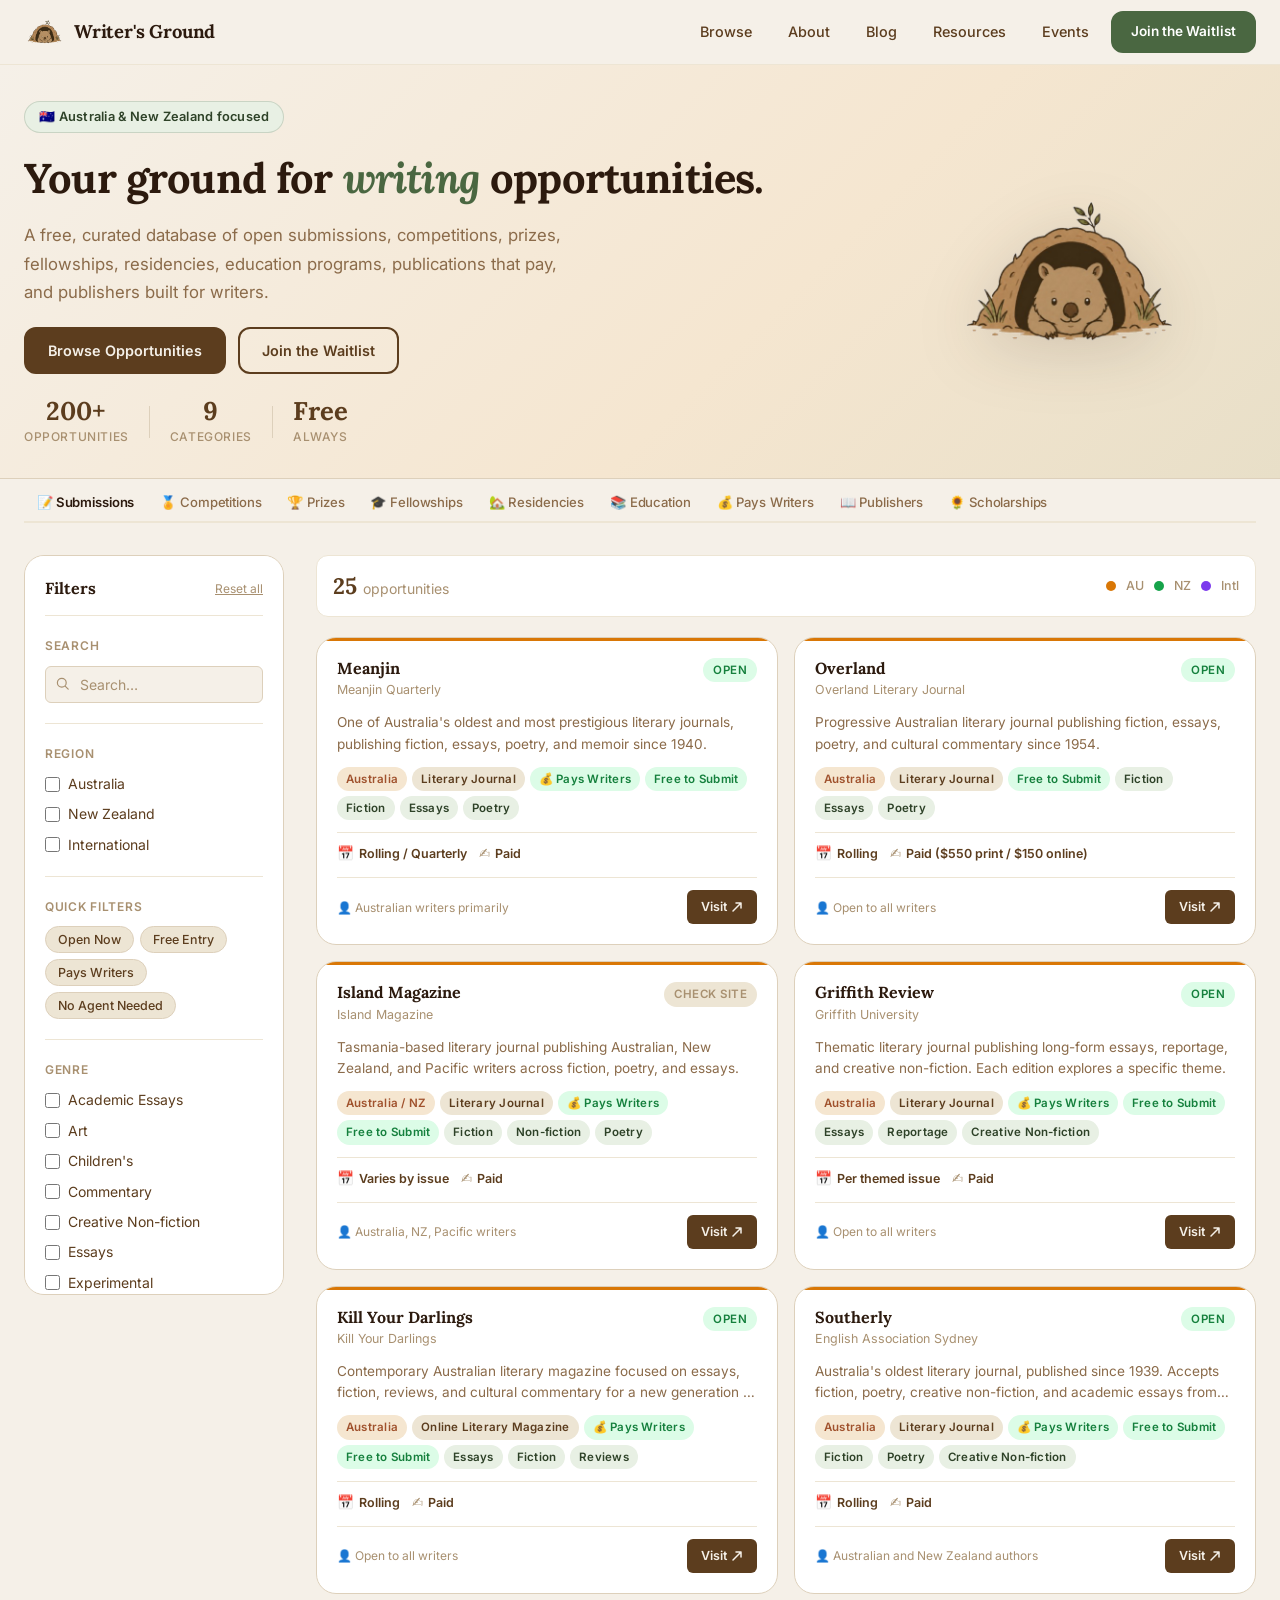
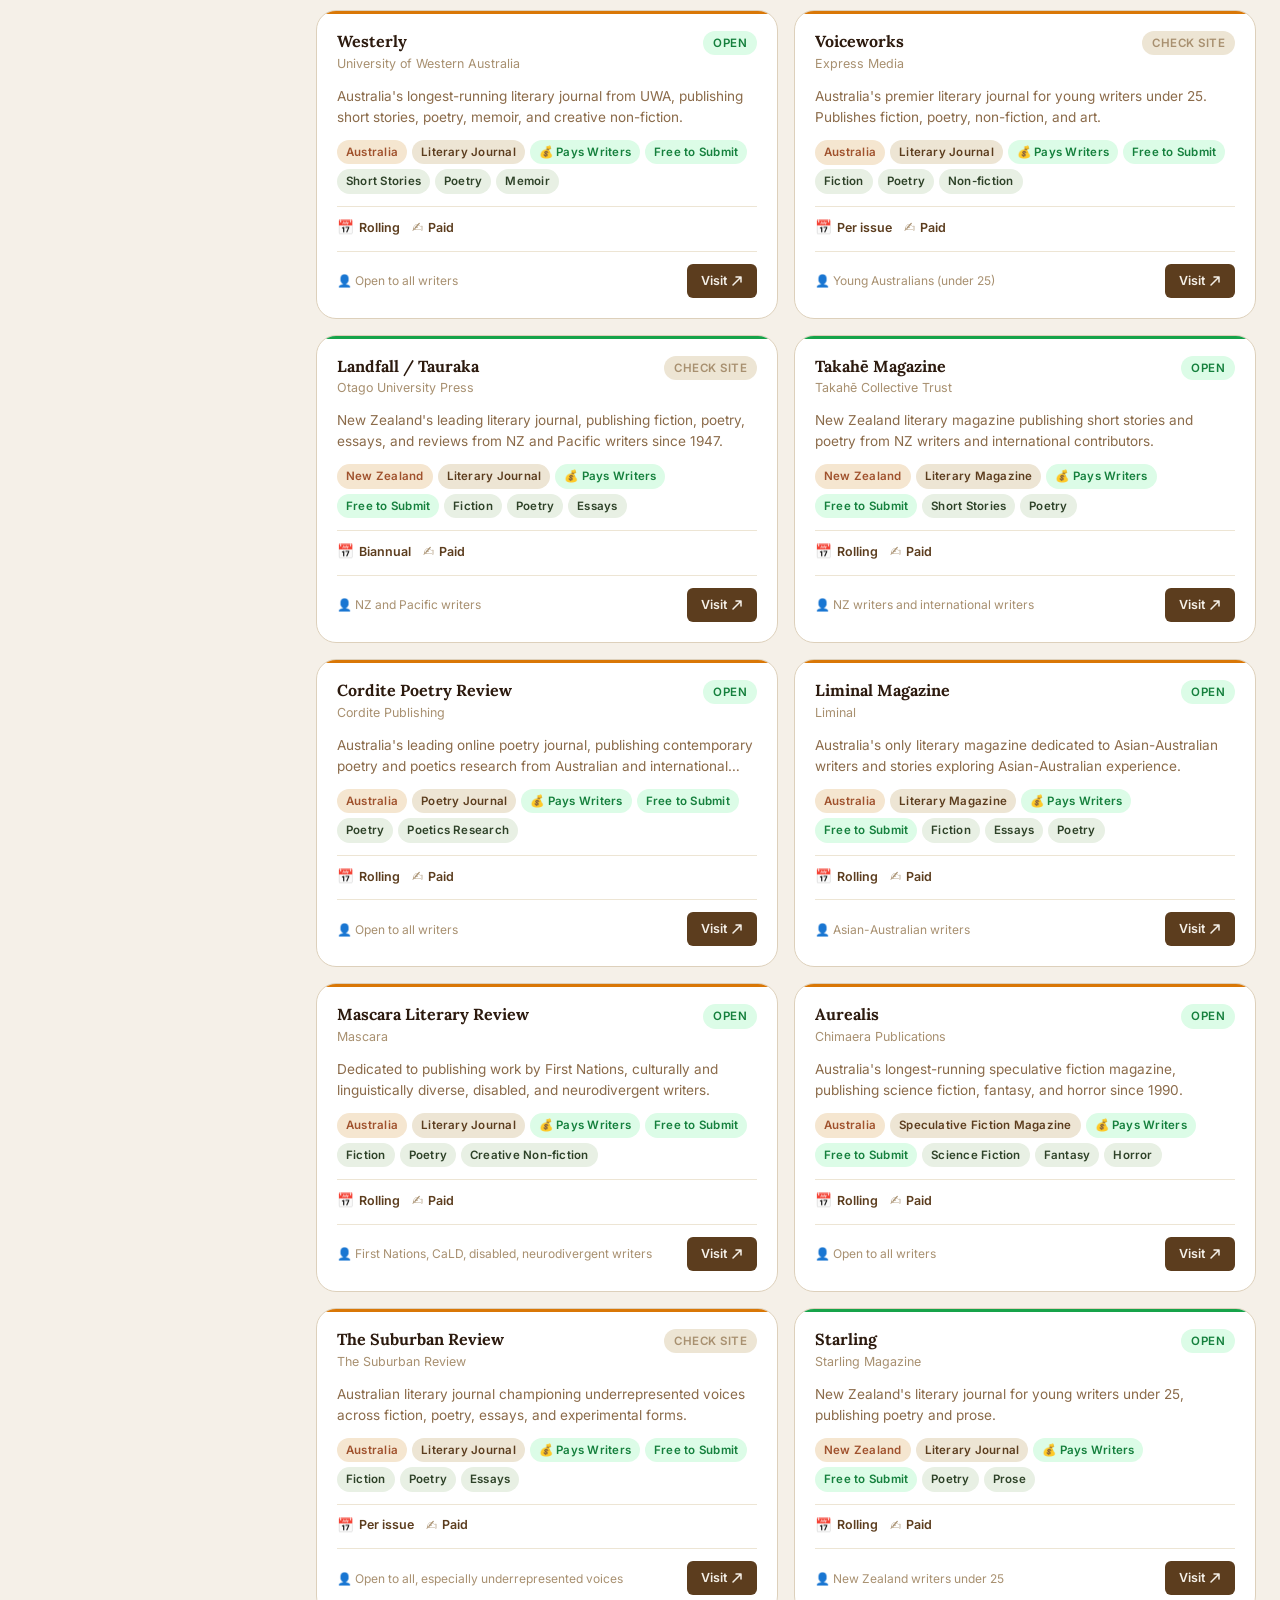
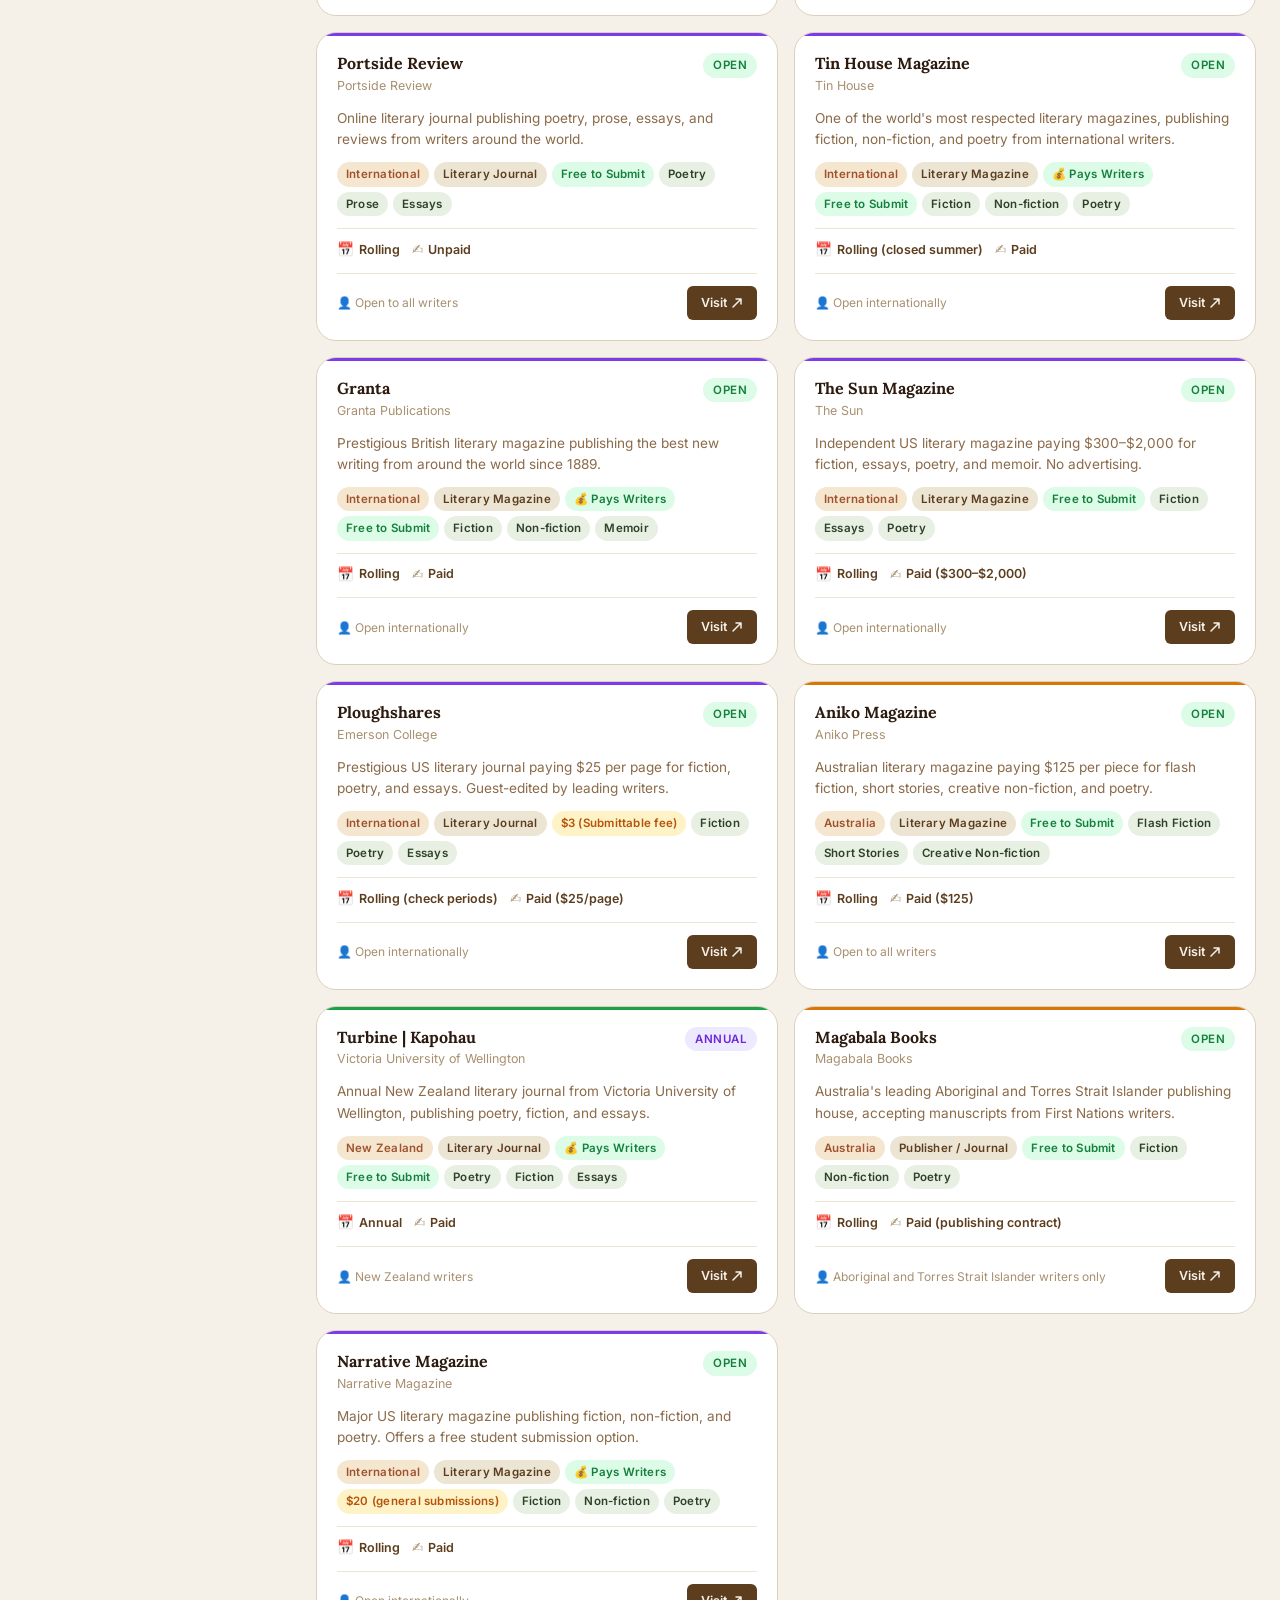
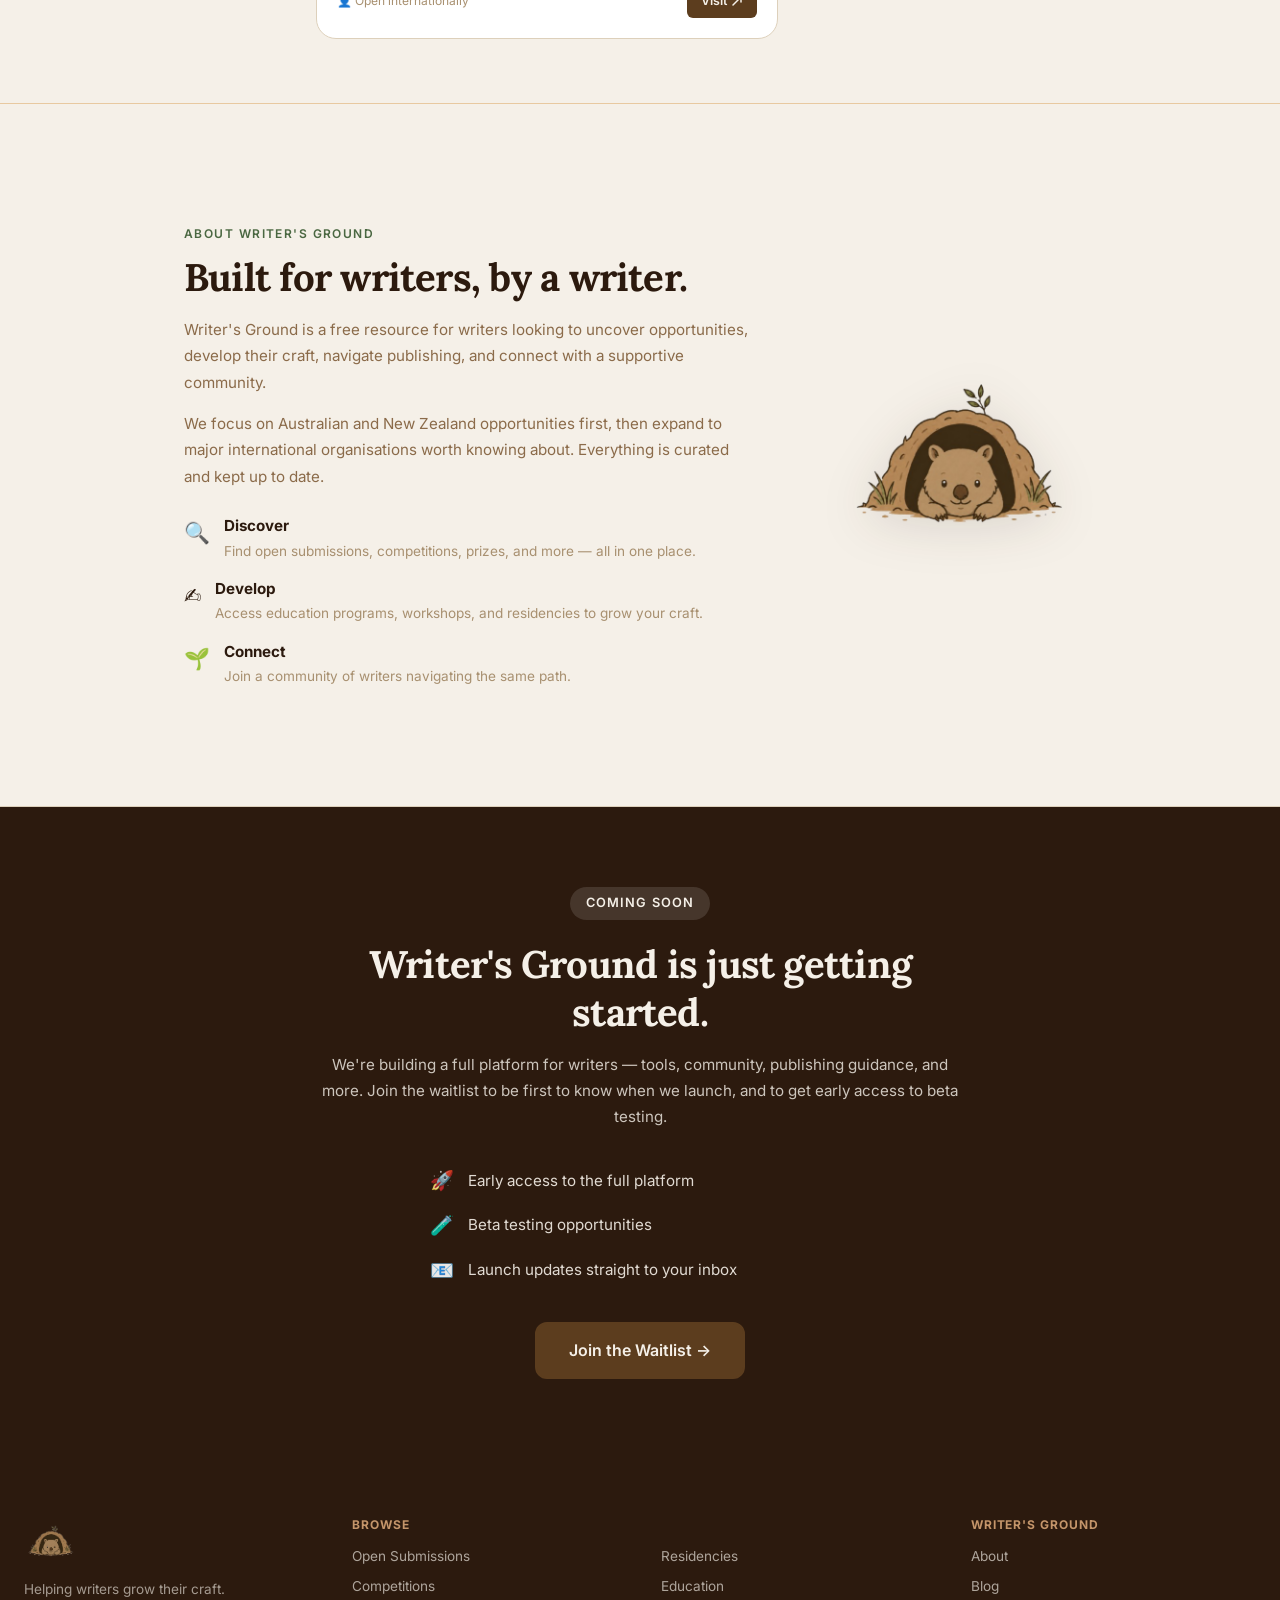
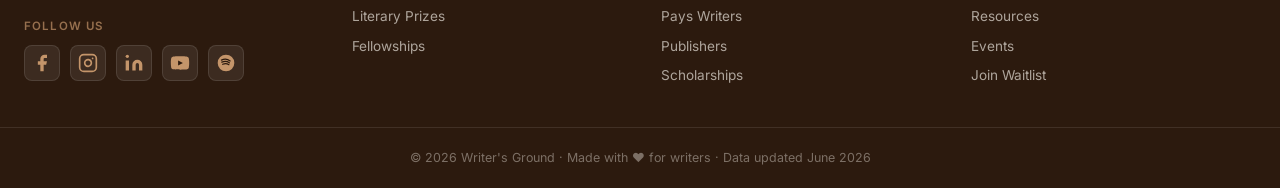
<file: index.html>
<!DOCTYPE html>
<html lang="en">
<head>
  <meta charset="UTF-8" />
  <meta name="viewport" content="width=device-width, initial-scale=1.0" />
  <title>Writer's Ground – Find Your Next Writing Opportunity</title>
  <link rel="preconnect" href="https://fonts.googleapis.com" />
  <link rel="preconnect" href="https://fonts.gstatic.com" crossorigin />
  <link href="https://fonts.googleapis.com/css2?family=Lora:ital,wght@0,400;0,600;0,700;1,400&family=Inter:wght@300;400;500;600&display=swap" rel="stylesheet" />
  <link rel="stylesheet" href="styles.css" />
</head>
<body>

  <!-- ══════════════════════════════════════════
       NAVIGATION
  ══════════════════════════════════════════ -->
  <header class="site-header" id="site-header">
    <div class="header-inner">
      <a href="#" class="logo-link">
        <img src="Wombat_no_bg.png" alt="Writer's Ground" class="logo-img" />
        <span class="logo-text">Writer's Ground</span>
      </a>
      <nav class="main-nav" id="main-nav">
        <a href="#browse" class="nav-link">Browse</a>
        <a href="about.html" class="nav-link">About</a>
        <a href="blog.html" class="nav-link">Blog</a>
        <a href="resources.html" class="nav-link">Resources</a>
        <a href="events.html" class="nav-link">Events</a>
        <a href="waitlist.html" class="btn btn-nav">Join the Waitlist</a>
      </nav>
      <button class="hamburger" id="hamburger" aria-label="Open menu">
        <span></span><span></span><span></span>
      </button>
    </div>
  </header>

  <!-- ══════════════════════════════════════════
       HERO
  ══════════════════════════════════════════ -->
  <section class="hero">
    <div class="hero-inner">
      <div class="hero-text">
        <div class="hero-badge">🇦🇺 Australia &amp; New Zealand focused</div>
        <h1 class="hero-heading">Your ground for <em>writing</em> opportunities.</h1>
        <p class="hero-sub">A free, curated database of open submissions, competitions, prizes, fellowships, residencies, education programs, publications that pay, and publishers built for writers.</p>
        <div class="hero-actions">
          <a href="#browse" class="btn btn-primary">Browse Opportunities</a>
          <a href="waitlist.html" class="btn btn-ghost">Join the Waitlist</a>
        </div>
        <div class="hero-stats">
          <div class="stat"><span class="stat-num">200+</span><span class="stat-label">Opportunities</span></div>
          <div class="stat-div"></div>
          <div class="stat"><span class="stat-num">9</span><span class="stat-label">Categories</span></div>
          <div class="stat-div"></div>
          <div class="stat"><span class="stat-num">Free</span><span class="stat-label">Always</span></div>
        </div>
      </div>
      <div class="hero-visual">
        <img src="Wombat_no_bg.png" alt="Writer's Ground wombat" class="hero-mascot" />
      </div>
    </div>
  </section>

  <!-- ══════════════════════════════════════════
       BROWSE SECTION
  ══════════════════════════════════════════ -->
  <section class="browse-section" id="browse">
    <div class="browse-inner">

      <!-- Category tabs -->
      <div class="cat-tabs-wrap">
        <div class="cat-tabs" id="cat-tabs">
          <button class="cat-tab active" data-cat="submissions">📝 Submissions</button>
          <button class="cat-tab" data-cat="competitions">🏅 Competitions</button>
          <button class="cat-tab" data-cat="prizes">🏆 Prizes</button>
          <button class="cat-tab" data-cat="fellowships">🎓 Fellowships</button>
          <button class="cat-tab" data-cat="residencies">🏡 Residencies</button>
          <button class="cat-tab" data-cat="education">📚 Education</button>
          <button class="cat-tab" data-cat="pays_writers">💰 Pays Writers</button>
          <button class="cat-tab" data-cat="publishers">📖 Publishers</button>
          <button class="cat-tab" data-cat="scholarships">🌻 Scholarships</button>
        </div>
      </div>

      <!-- Browse layout: sidebar + main -->
      <div class="browse-layout">

        <!-- Sidebar filters -->
        <aside class="filter-sidebar" id="filter-sidebar">
          <div class="sidebar-header">
            <span class="sidebar-title">Filters</span>
            <button class="btn-reset-sm" id="btn-reset">Reset all</button>
          </div>

          <!-- Search -->
          <div class="filter-block">
            <label class="filter-label">Search</label>
            <div class="search-wrap">
              <svg class="search-icon" viewBox="0 0 20 20" fill="none"><circle cx="8.5" cy="8.5" r="5.5" stroke="currentColor" stroke-width="1.5"/><path d="M13 13l3.5 3.5" stroke="currentColor" stroke-width="1.5" stroke-linecap="round"/></svg>
              <input type="text" id="search-input" class="search-input" placeholder="Search…" />
            </div>
          </div>

          <!-- Region -->
          <div class="filter-block">
            <label class="filter-label">Region</label>
            <div class="check-group" id="filter-region">
              <label class="check-item"><input type="checkbox" value="Australia" /> Australia</label>
              <label class="check-item"><input type="checkbox" value="New Zealand" /> New Zealand</label>
              <label class="check-item"><input type="checkbox" value="International" /> International</label>
            </div>
          </div>

          <!-- Quick toggles -->
          <div class="filter-block">
            <label class="filter-label">Quick Filters</label>
            <div class="toggle-group" id="filter-toggles">
              <button class="toggle-btn" data-filter="open">Open Now</button>
              <button class="toggle-btn" data-filter="free">Free Entry</button>
              <button class="toggle-btn" data-filter="paid">Pays Writers</button>
              <button class="toggle-btn" data-filter="noagent">No Agent Needed</button>
            </div>
          </div>

          <!-- Genre (dynamic) -->
          <div class="filter-block" id="genre-block">
            <label class="filter-label">Genre</label>
            <div class="check-group" id="filter-genre"></div>
          </div>

          <!-- Sort -->
          <div class="filter-block">
            <label class="filter-label">Sort by</label>
            <select id="sort-select" class="filter-select">
              <option value="default">Default</option>
              <option value="name">Name A–Z</option>
              <option value="deadline">Deadline (soonest)</option>
              <option value="value">Value (highest)</option>
            </select>
          </div>
        </aside>

        <!-- Main content -->
        <main class="browse-main" id="browse-main">

          <!-- Results meta -->
          <div class="results-meta">
            <div class="results-count-wrap">
              <span class="results-count" id="results-count">0</span>
              <span class="results-label" id="results-label">opportunities</span>
            </div>
            <div class="region-legend">
              <span class="leg-dot au"></span><span>AU</span>
              <span class="leg-dot nz"></span><span>NZ</span>
              <span class="leg-dot intl"></span><span>Intl</span>
            </div>
          </div>

          <!-- Cards -->
          <div class="cards-grid" id="cards-grid"></div>

          <!-- Empty state -->
          <div class="empty-state" id="empty-state" style="display:none;">
            <div class="empty-icon">🐾</div>
            <h3>No results found</h3>
            <p>Try adjusting your filters or search term.</p>
            <button class="btn btn-outline" id="btn-empty-reset">Clear all filters</button>
          </div>

        </main>
      </div>
    </div>
  </section>

  <!-- ══════════════════════════════════════════
       ABOUT
  ══════════════════════════════════════════ -->
  <section class="about-section" id="about">
    <div class="about-inner">
      <div class="about-text">
        <span class="eyebrow">About Writer's Ground</span>
        <h2 class="section-h2">Built for writers, by a writer.</h2>
        <p>Writer's Ground is a free resource for writers looking to uncover opportunities, develop their craft, navigate publishing, and connect with a supportive community.</p>
        <p>We focus on Australian and New Zealand opportunities first, then expand to major international organisations worth knowing about. Everything is curated and kept up to date.</p>
        <div class="pillars">
          <div class="pillar">
            <span class="pillar-icon">🔍</span>
            <div>
              <strong>Discover</strong>
              <p>Find open submissions, competitions, prizes, and more — all in one place.</p>
            </div>
          </div>
          <div class="pillar">
            <span class="pillar-icon">✍️</span>
            <div>
              <strong>Develop</strong>
              <p>Access education programs, workshops, and residencies to grow your craft.</p>
            </div>
          </div>
          <div class="pillar">
            <span class="pillar-icon">🌱</span>
            <div>
              <strong>Connect</strong>
              <p>Join a community of writers navigating the same path.</p>
            </div>
          </div>
        </div>
      </div>
      <div class="about-img">
        <img src="Wombat_no_bg.png" alt="Writer's Ground" />
      </div>
    </div>
  </section>

  <!-- ══════════════════════════════════════════
       WAITLIST CTA
  ══════════════════════════════════════════ -->
  <section class="waitlist-section" id="waitlist">
    <div class="waitlist-inner">
      <div class="waitlist-badge">Coming Soon</div>
      <h2 class="section-h2 light">Writer's Ground is just getting started.</h2>
      <p class="nl-sub">We're building a full platform for writers — tools, community, publishing guidance, and more. Join the waitlist to be first to know when we launch, and to get early access to beta testing.</p>
      <div class="waitlist-perks">
        <div class="perk"><span class="perk-icon">🚀</span><span>Early access to the full platform</span></div>
        <div class="perk"><span class="perk-icon">🧪</span><span>Beta testing opportunities</span></div>
        <div class="perk"><span class="perk-icon">📧</span><span>Launch updates straight to your inbox</span></div>
      </div>
      <a href="waitlist.html" class="btn btn-primary btn-lg">Join the Waitlist →</a>
    </div>
  </section>

  <!-- ══════════════════════════════════════════
       FOOTER
  ══════════════════════════════════════════ -->
  <footer class="site-footer">
    <div class="footer-inner">
      <div class="footer-brand">
        <img src="Wombat_no_bg.png" alt="Writer's Ground" class="footer-logo" />
        <p>Helping writers grow their craft.</p>
      
        <div class="footer-social">
        <span class="social-label">Follow us</span>
        <div class="social-icons">
          <a href="#" class="social-icon" aria-label="Facebook" title="Facebook">
            <svg xmlns="http://www.w3.org/2000/svg" width="20" height="20" viewBox="0 0 24 24" fill="currentColor">
              <path d="M18 2h-3a5 5 0 0 0-5 5v3H7v4h3v8h4v-8h3l1-4h-4V7a1 1 0 0 1 1-1h3z"/>
            </svg>
          </a>
          <a href="#" class="social-icon" aria-label="Instagram" title="Instagram">
            <svg xmlns="http://www.w3.org/2000/svg" width="20" height="20" viewBox="0 0 24 24" fill="none" stroke="currentColor" stroke-width="2" stroke-linecap="round" stroke-linejoin="round">
              <rect x="2" y="2" width="20" height="20" rx="5" ry="5"/>
              <path d="M16 11.37A4 4 0 1 1 12.63 8 4 4 0 0 1 16 11.37z"/>
              <line x1="17.5" y1="6.5" x2="17.51" y2="6.5"/>
            </svg>
          </a>
          <a href="#" class="social-icon" aria-label="LinkedIn" title="LinkedIn">
            <svg xmlns="http://www.w3.org/2000/svg" width="20" height="20" viewBox="0 0 24 24" fill="currentColor">
              <path d="M16 8a6 6 0 0 1 6 6v7h-4v-7a2 2 0 0 0-2-2 2 2 0 0 0-2 2v7h-4v-7a6 6 0 0 1 6-6z"/>
              <rect x="2" y="9" width="4" height="12"/>
              <circle cx="4" cy="4" r="2"/>
            </svg>
          </a>
          <a href="#" class="social-icon" aria-label="YouTube" title="YouTube">
            <svg xmlns="http://www.w3.org/2000/svg" width="20" height="20" viewBox="0 0 24 24" fill="currentColor">
              <path d="M22.54 6.42a2.78 2.78 0 0 0-1.95-1.96C18.88 4 12 4 12 4s-6.88 0-8.59.46a2.78 2.78 0 0 0-1.95 1.96A29 29 0 0 0 1 12a29 29 0 0 0 .46 5.58A2.78 2.78 0 0 0 3.41 19.6C5.12 20 12 20 12 20s6.88 0 8.59-.46a2.78 2.78 0 0 0 1.95-1.95A29 29 0 0 0 23 12a29 29 0 0 0-.46-5.58z"/>
              <polygon points="9.75 15.02 15.5 12 9.75 8.98 9.75 15.02" fill="var(--brown-dark)" style="fill:#2C1A0E"/>
            </svg>
          </a>
          <a href="#" class="social-icon" aria-label="Spotify" title="Spotify">
            <svg xmlns="http://www.w3.org/2000/svg" width="20" height="20" viewBox="0 0 24 24" fill="currentColor">
              <circle cx="12" cy="12" r="10"/>
              <path d="M8 13.5c2.5-1 5.5-.8 7.5.5" stroke="var(--brown-dark)" stroke-width="1.5" stroke-linecap="round" fill="none" style="stroke:#2C1A0E"/>
              <path d="M7 11c3-1.2 6.5-1 9 .8" stroke="var(--brown-dark)" stroke-width="1.5" stroke-linecap="round" fill="none" style="stroke:#2C1A0E"/>
              <path d="M6.5 8.5c3.5-1.5 7.5-1.2 10.5 1" stroke="var(--brown-dark)" stroke-width="1.5" stroke-linecap="round" fill="none" style="stroke:#2C1A0E"/>
            </svg>
          </a>
        </div>
      </div>
      </div>
      <div class="footer-links">
        <div class="footer-col">
          <strong>Browse</strong>
          <a href="index.html#browse" onclick="switchTab('submissions')">Open Submissions</a>
          <a href="index.html#browse" onclick="switchTab('competitions')">Competitions</a>
          <a href="index.html#browse" onclick="switchTab('prizes')">Literary Prizes</a>
          <a href="index.html#browse" onclick="switchTab('fellowships')">Fellowships</a>
        </div>
        <div class="footer-col">
          <strong>&nbsp;</strong>
          <a href="index.html#browse" onclick="switchTab('residencies')">Residencies</a>
          <a href="index.html#browse" onclick="switchTab('education')">Education</a>
          <a href="index.html#browse" onclick="switchTab('pays_writers')">Pays Writers</a>
          <a href="index.html#browse" onclick="switchTab('publishers')">Publishers</a>
          <a href="index.html#browse" onclick="switchTab('scholarships')">Scholarships</a>
        </div>
        <div class="footer-col">
          <strong>Writer's Ground</strong>
          <a href="about.html">About</a>
          <a href="blog.html">Blog</a>
          <a href="resources.html">Resources</a>
          <a href="events.html">Events</a>
          <a href="waitlist.html">Join Waitlist</a>
        </div>
      </div>
    </div>
    <div class="footer-bottom">
      <p>© 2026 Writer's Ground · Made with ♥ for writers · Data updated June 2026</p>
    </div>
  </footer>

  <script src="data.js"></script>
  <script src="data-loader.js"></script>
  <script src="app.js"></script>
</body>
</html>
</file>
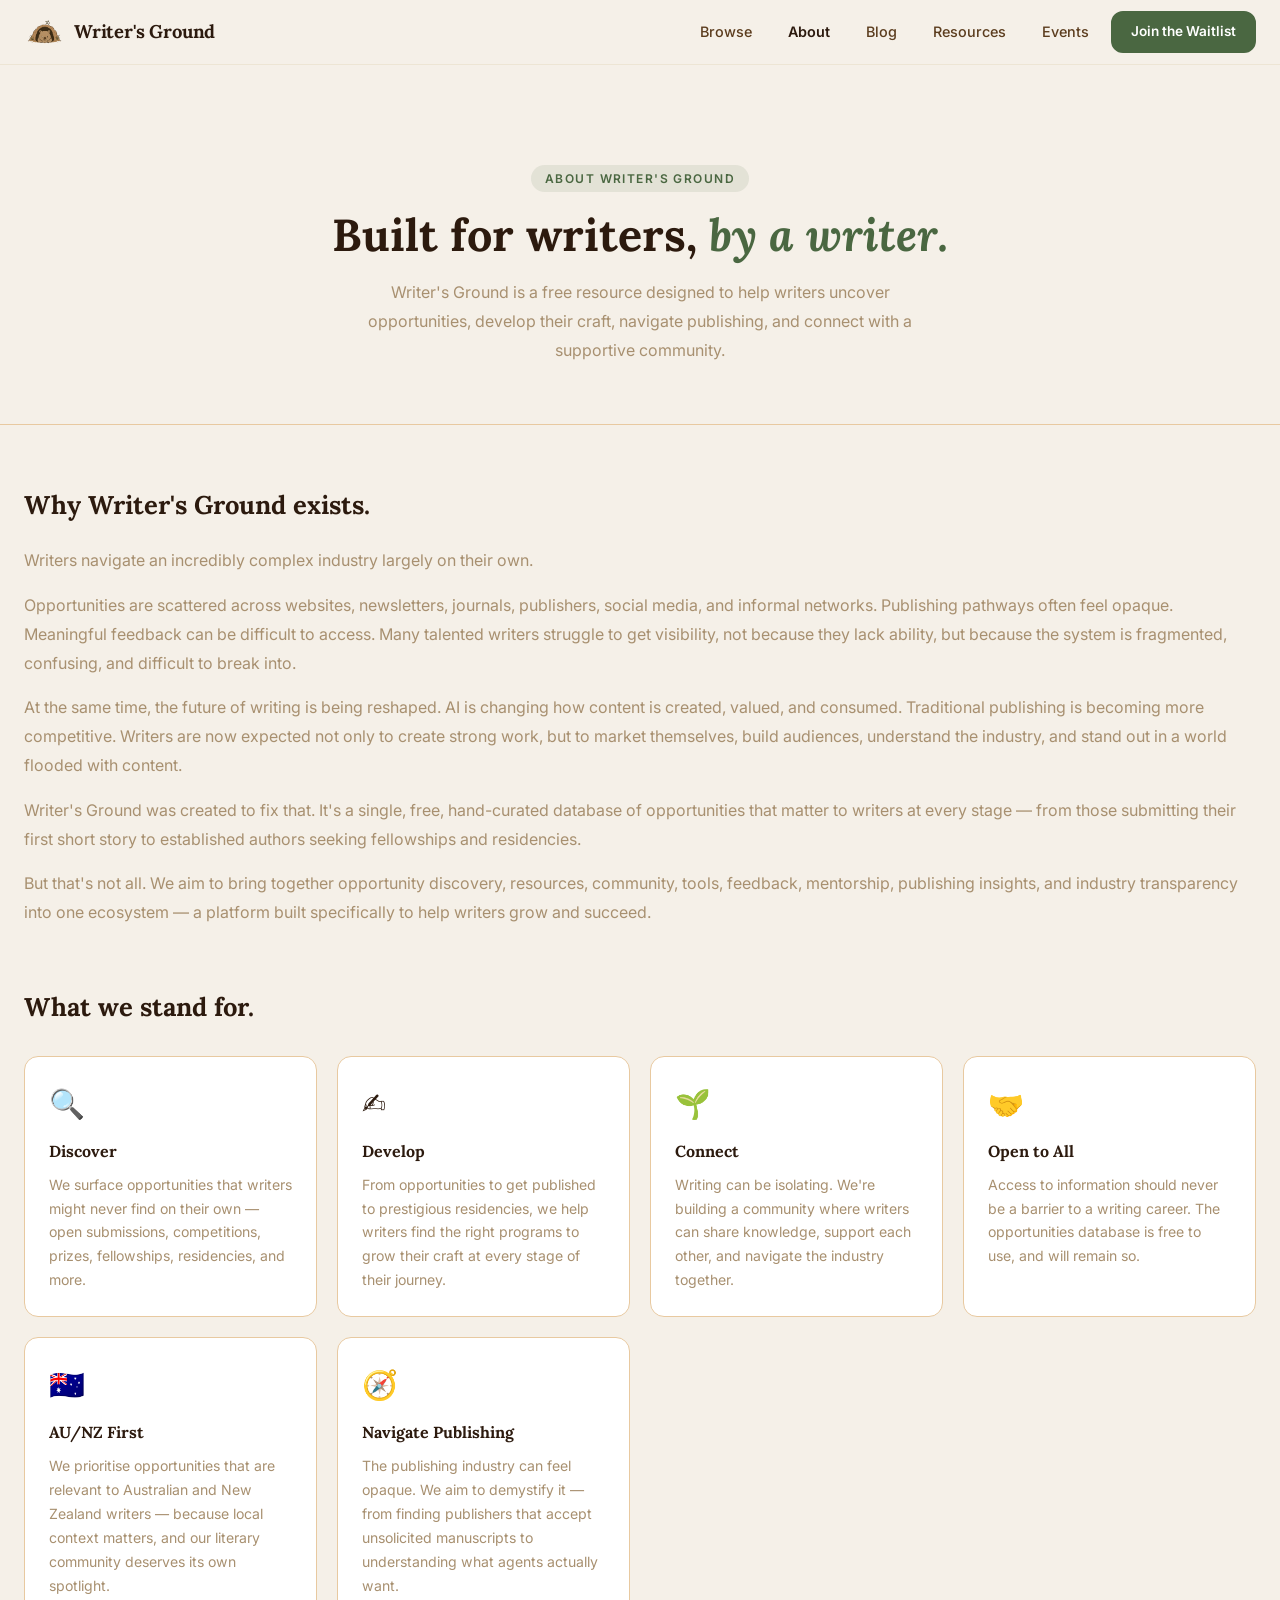
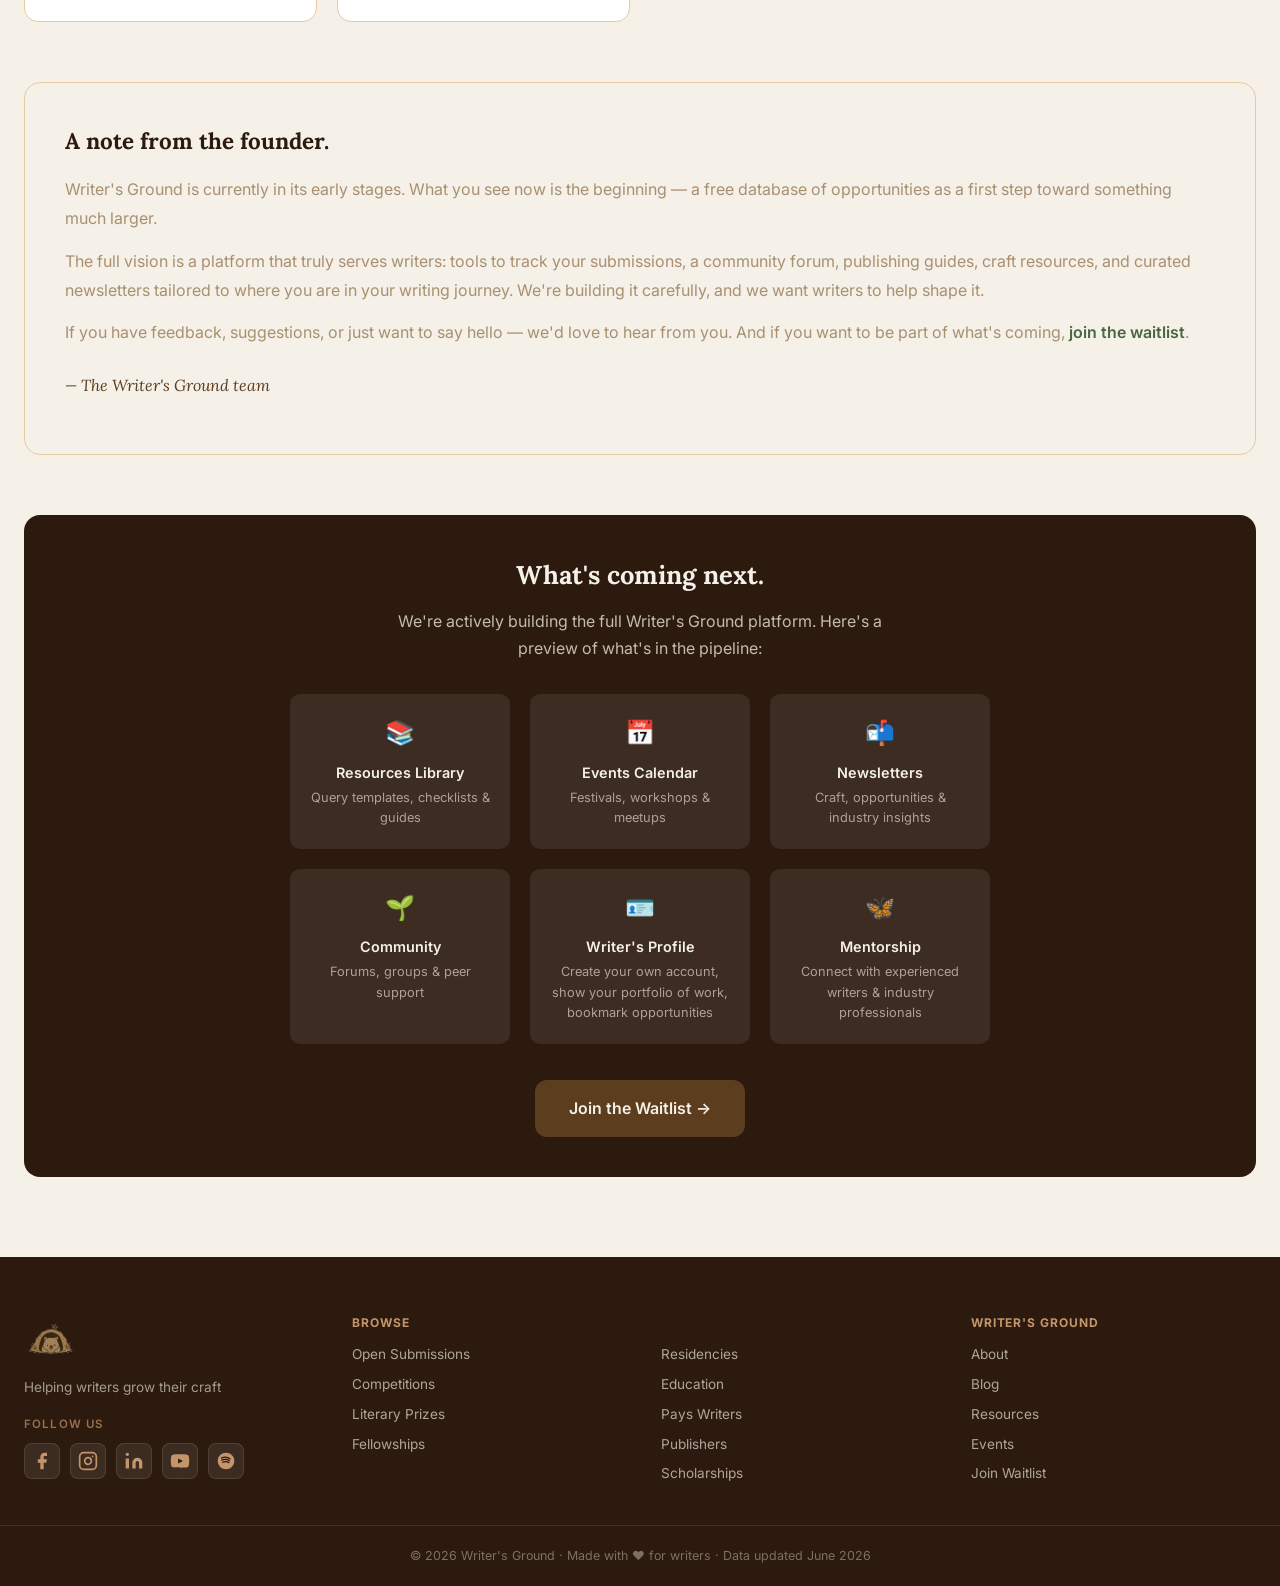
<file: about.html>
<!DOCTYPE html>
<html lang="en">
<head>
  <meta charset="UTF-8" />
  <meta name="viewport" content="width=device-width, initial-scale=1.0" />
  <title>About – Writer's Ground</title>
  <link rel="preconnect" href="https://fonts.googleapis.com" />
  <link rel="preconnect" href="https://fonts.gstatic.com" crossorigin />
  <link href="https://fonts.googleapis.com/css2?family=Lora:ital,wght@0,400;0,600;0,700;1,400&family=Inter:wght@300;400;500;600&display=swap" rel="stylesheet" />
  <link rel="stylesheet" href="styles.css" />
</head>
<body>

  <!-- NAVIGATION -->
  <header class="site-header" id="site-header">
    <div class="header-inner">
      <a href="index.html" class="logo-link">
        <img src="Wombat_no_bg.png" alt="Writer's Ground" class="logo-img" />
        <span class="logo-text">Writer's Ground</span>
      </a>
            <nav class="main-nav" id="main-nav">
        <a href="index.html#browse" class="nav-link">Browse</a>
        <a href="about.html" class="nav-link active">About</a>
        <a href="blog.html" class="nav-link">Blog</a>
        <a href="resources.html" class="nav-link">Resources</a>
        <a href="events.html" class="nav-link">Events</a>
        <a href="waitlist.html" class="btn btn-nav">Join the Waitlist</a>
      </nav>
      <button class="hamburger" id="hamburger" aria-label="Open menu">
        <span></span><span></span><span></span>
      </button>
    </div>
  </header>

  <!-- PAGE HERO -->
  <section class="page-hero">
    <div class="page-hero-inner">
      <div class="page-eyebrow">About Writer's Ground</div>
      <h1 class="page-title">Built for writers, <em>by a writer.</em></h1>
      <p class="page-sub">Writer's Ground is a free resource designed to help writers uncover opportunities, develop their craft, navigate publishing, and connect with a supportive community.</p>
    </div>
  </section>

  <!-- PAGE CONTENT -->
  <div class="page-content">

    <!-- Intro grid -->
    <div style="margin-bottom: 60px;">
      <h2 style="font-family: var(--font-serif); font-size: 1.6rem; color: var(--brown-dark); margin-bottom: 20px;">Why Writer's Ground exists.</h2>
      <p style="color: var(--text-muted); line-height: 1.8; margin-bottom: 16px;">Writers navigate an incredibly complex industry largely on their own.</p>
      <p style="color: var(--text-muted); line-height: 1.8; margin-bottom: 16px;">Opportunities are scattered across websites, newsletters, journals, publishers, social media, and informal networks. Publishing pathways often feel opaque. Meaningful feedback can be difficult to access. Many talented writers struggle to get visibility, not because they lack ability, but because the system is fragmented, confusing, and difficult to break into.</p>
      <p style="color: var(--text-muted); line-height: 1.8; margin-bottom: 16px;">At the same time, the future of writing is being reshaped. AI is changing how content is created, valued, and consumed. Traditional publishing is becoming more competitive. Writers are now expected not only to create strong work, but to market themselves, build audiences, understand the industry, and stand out in a world flooded with content.</p>
      <p style="color: var(--text-muted); line-height: 1.8; margin-bottom: 16px;">Writer's Ground was created to fix that. It's a single, free, hand-curated database of opportunities that matter to writers at every stage — from those submitting their first short story to established authors seeking fellowships and residencies.</p>
      <p style="color: var(--text-muted); line-height: 1.8; margin-bottom: 16px;">But that's not all. We aim to bring together opportunity discovery, resources, community, tools, feedback, mentorship, publishing insights, and industry transparency into one ecosystem — a platform built specifically to help writers grow and succeed.</p>
    </div>
    
    <!-- Values -->
    <div class="about-values">
      <h2>What we stand for.</h2>
      <div class="values-grid">
        <div class="value-card">
          <div class="v-icon">🔍</div>
          <h3>Discover</h3>
          <p>We surface opportunities that writers might never find on their own — open submissions, competitions, prizes, fellowships, residencies, and more.</p>
        </div>
        <div class="value-card">
          <div class="v-icon">✍️</div>
          <h3>Develop</h3>
          <p>From opportunities to get published to prestigious residencies, we help writers find the right programs to grow their craft at every stage of their journey.</p>
        </div>
        <div class="value-card">
          <div class="v-icon">🌱</div>
          <h3>Connect</h3>
          <p>Writing can be isolating. We're building a community where writers can share knowledge, support each other, and navigate the industry together.</p>
        </div>
        <div class="value-card">
          <div class="v-icon">🤝</div>
          <h3>Open to All</h3>
          <p>Access to information should never be a barrier to a writing career. The opportunities database is free to use, and will remain so.</p>
        </div>
        <div class="value-card">
          <div class="v-icon">🇦🇺</div>
          <h3>AU/NZ First</h3>
          <p>We prioritise opportunities that are relevant to Australian and New Zealand writers — because local context matters, and our literary community deserves its own spotlight.</p>
        </div>
        <div class="value-card">
          <div class="v-icon">🧭</div>
          <h3>Navigate Publishing</h3>
          <p>The publishing industry can feel opaque. We aim to demystify it — from finding publishers that accept unsolicited manuscripts to understanding what agents actually want.</p>
        </div>
      </div>
    </div>

    <!-- Founder note -->
    <div class="about-founder">
      <h2>A note from the founder.</h2>
      <p>Writer's Ground is currently in its early stages. What you see now is the beginning — a free database of opportunities as a first step toward something much larger.</p>
      <p>The full vision is a platform that truly serves writers: tools to track your submissions, a community forum, publishing guides, craft resources, and curated newsletters tailored to where you are in your writing journey. We're building it carefully, and we want writers to help shape it.</p>
      <p>If you have feedback, suggestions, or just want to say hello — we'd love to hear from you. And if you want to be part of what's coming, <a href="waitlist.html" style="color: var(--sage); font-weight: 600;">join the waitlist</a>.</p>
      <p style="font-family: var(--font-serif); font-style: italic; color: var(--brown); margin-top: 24px;">— The Writer's Ground team</p>
    </div>

    <!-- What's coming -->
    <div style="margin-top: 60px; background: var(--brown-dark); border-radius: 16px; padding: 40px; text-align: center;">
      <h2 style="font-family: var(--font-serif); color: var(--cream); font-size: 1.6rem; margin-bottom: 12px;">What's coming next.</h2>
      <p style="color: rgba(245,240,232,0.75); margin-bottom: 32px; max-width: 500px; margin-left: auto; margin-right: auto; line-height: 1.7;">We're actively building the full Writer's Ground platform. Here's a preview of what's in the pipeline:</p>
      <div style="display: grid; grid-template-columns: repeat(auto-fit, minmax(180px, 1fr)); gap: 20px; max-width: 700px; margin: 0 auto 36px;">
        <div style="background: rgba(255,255,255,0.08); border-radius: 10px; padding: 20px;">
          <div style="font-size: 1.5rem; margin-bottom: 8px;">📚</div>
          <div style="color: var(--cream); font-weight: 600; font-size: 0.9rem;">Resources Library</div>
          <div style="color: rgba(245,240,232,0.6); font-size: 0.8rem; margin-top: 4px;">Query templates, checklists & guides</div>
        </div>
        <div style="background: rgba(255,255,255,0.08); border-radius: 10px; padding: 20px;">
          <div style="font-size: 1.5rem; margin-bottom: 8px;">📅</div>
          <div style="color: var(--cream); font-weight: 600; font-size: 0.9rem;">Events Calendar</div>
          <div style="color: rgba(245,240,232,0.6); font-size: 0.8rem; margin-top: 4px;">Festivals, workshops & meetups</div>
        </div>
        <div style="background: rgba(255,255,255,0.08); border-radius: 10px; padding: 20px;">
          <div style="font-size: 1.5rem; margin-bottom: 8px;">📬</div>
          <div style="color: var(--cream); font-weight: 600; font-size: 0.9rem;">Newsletters</div>
          <div style="color: rgba(245,240,232,0.6); font-size: 0.8rem; margin-top: 4px;">Craft, opportunities & industry insights</div>
        </div>
        <div style="background: rgba(255,255,255,0.08); border-radius: 10px; padding: 20px;">
          <div style="font-size: 1.5rem; margin-bottom: 8px;">🌱</div>
          <div style="color: var(--cream); font-weight: 600; font-size: 0.9rem;">Community</div>
          <div style="color: rgba(245,240,232,0.6); font-size: 0.8rem; margin-top: 4px;">Forums, groups & peer support</div>
        </div>
        <div style="background: rgba(255,255,255,0.08); border-radius: 10px; padding: 20px;">
          <div style="font-size: 1.5rem; margin-bottom: 8px;">🪪</div>
          <div style="color: var(--cream); font-weight: 600; font-size: 0.9rem;">Writer's Profile</div>
          <div style="color: rgba(245,240,232,0.6); font-size: 0.8rem; margin-top: 4px;">Create your own account, show your portfolio of work, bookmark opportunities</div>
        </div>
        <div style="background: rgba(255,255,255,0.08); border-radius: 10px; padding: 20px;">
          <div style="font-size: 1.5rem; margin-bottom: 8px;">🦋</div>
          <div style="color: var(--cream); font-weight: 600; font-size: 0.9rem;">Mentorship</div>
          <div style="color: rgba(245,240,232,0.6); font-size: 0.8rem; margin-top: 4px;">Connect with experienced writers & industry professionals</div>
        </div>
      </div>
      <a href="waitlist.html" class="btn btn-primary btn-lg">Join the Waitlist →</a>
    </div>

  </div>

  <!-- FOOTER -->
  <footer class="site-footer">
    <div class="footer-inner">
      <div class="footer-brand">
        <img src="Wombat_no_bg.png" alt="Writer's Ground" class="footer-logo" />
        <p>Helping writers grow their craft</p>
      
        <div class="footer-social">
        <span class="social-label">Follow us</span>
        <div class="social-icons">
          <a href="#" class="social-icon" aria-label="Facebook" title="Facebook">
            <svg xmlns="http://www.w3.org/2000/svg" width="20" height="20" viewBox="0 0 24 24" fill="currentColor">
              <path d="M18 2h-3a5 5 0 0 0-5 5v3H7v4h3v8h4v-8h3l1-4h-4V7a1 1 0 0 1 1-1h3z"/>
            </svg>
          </a>
          <a href="#" class="social-icon" aria-label="Instagram" title="Instagram">
            <svg xmlns="http://www.w3.org/2000/svg" width="20" height="20" viewBox="0 0 24 24" fill="none" stroke="currentColor" stroke-width="2" stroke-linecap="round" stroke-linejoin="round">
              <rect x="2" y="2" width="20" height="20" rx="5" ry="5"/>
              <path d="M16 11.37A4 4 0 1 1 12.63 8 4 4 0 0 1 16 11.37z"/>
              <line x1="17.5" y1="6.5" x2="17.51" y2="6.5"/>
            </svg>
          </a>
          <a href="#" class="social-icon" aria-label="LinkedIn" title="LinkedIn">
            <svg xmlns="http://www.w3.org/2000/svg" width="20" height="20" viewBox="0 0 24 24" fill="currentColor">
              <path d="M16 8a6 6 0 0 1 6 6v7h-4v-7a2 2 0 0 0-2-2 2 2 0 0 0-2 2v7h-4v-7a6 6 0 0 1 6-6z"/>
              <rect x="2" y="9" width="4" height="12"/>
              <circle cx="4" cy="4" r="2"/>
            </svg>
          </a>
          <a href="#" class="social-icon" aria-label="YouTube" title="YouTube">
            <svg xmlns="http://www.w3.org/2000/svg" width="20" height="20" viewBox="0 0 24 24" fill="currentColor">
              <path d="M22.54 6.42a2.78 2.78 0 0 0-1.95-1.96C18.88 4 12 4 12 4s-6.88 0-8.59.46a2.78 2.78 0 0 0-1.95 1.96A29 29 0 0 0 1 12a29 29 0 0 0 .46 5.58A2.78 2.78 0 0 0 3.41 19.6C5.12 20 12 20 12 20s6.88 0 8.59-.46a2.78 2.78 0 0 0 1.95-1.95A29 29 0 0 0 23 12a29 29 0 0 0-.46-5.58z"/>
              <polygon points="9.75 15.02 15.5 12 9.75 8.98 9.75 15.02" fill="var(--brown-dark)" style="fill:#2C1A0E"/>
            </svg>
          </a>
          <a href="#" class="social-icon" aria-label="Spotify" title="Spotify">
            <svg xmlns="http://www.w3.org/2000/svg" width="20" height="20" viewBox="0 0 24 24" fill="currentColor">
              <circle cx="12" cy="12" r="10"/>
              <path d="M8 13.5c2.5-1 5.5-.8 7.5.5" stroke="var(--brown-dark)" stroke-width="1.5" stroke-linecap="round" fill="none" style="stroke:#2C1A0E"/>
              <path d="M7 11c3-1.2 6.5-1 9 .8" stroke="var(--brown-dark)" stroke-width="1.5" stroke-linecap="round" fill="none" style="stroke:#2C1A0E"/>
              <path d="M6.5 8.5c3.5-1.5 7.5-1.2 10.5 1" stroke="var(--brown-dark)" stroke-width="1.5" stroke-linecap="round" fill="none" style="stroke:#2C1A0E"/>
            </svg>
          </a>
        </div>
      </div>
      </div>
      <div class="footer-links">
        <div class="footer-col">
          <strong>Browse</strong>
          <a href="index.html#browse" onclick="switchTab('submissions')">Open Submissions</a>
          <a href="index.html#browse" onclick="switchTab('competitions')">Competitions</a>
          <a href="index.html#browse" onclick="switchTab('prizes')">Literary Prizes</a>
          <a href="index.html#browse" onclick="switchTab('fellowships')">Fellowships</a>
        </div>
        <div class="footer-col">
          <strong>&nbsp;</strong>
          <a href="index.html#browse" onclick="switchTab('residencies')">Residencies</a>
          <a href="index.html#browse" onclick="switchTab('education')">Education</a>
          <a href="index.html#browse" onclick="switchTab('pays_writers')">Pays Writers</a>
          <a href="index.html#browse" onclick="switchTab('publishers')">Publishers</a>
          <a href="index.html#browse" onclick="switchTab('scholarships')">Scholarships</a>
        </div>
        <div class="footer-col">
          <strong>Writer's Ground</strong>
          <a href="about.html">About</a>
          <a href="blog.html">Blog</a>
          <a href="resources.html">Resources</a>
          <a href="events.html">Events</a>
          <a href="waitlist.html">Join Waitlist</a>
        </div>
      </div>
    </div>
    <div class="footer-bottom">
      <p>© 2026 Writer's Ground · Made with ♥ for writers · Data updated June 2026</p>
    </div>
  </footer>

  <script>
    // Sticky header
    const header = document.getElementById('site-header');
    window.addEventListener('scroll', () => {
      header.classList.toggle('scrolled', window.scrollY > 20);
    });
    // Hamburger
    document.getElementById('hamburger').addEventListener('click', () => {
      document.getElementById('main-nav').classList.toggle('open');
    });
    function switchTab(cat) {
      window.location.href = 'index.html#browse';
    }
  </script>
</body>
</html>
</file>
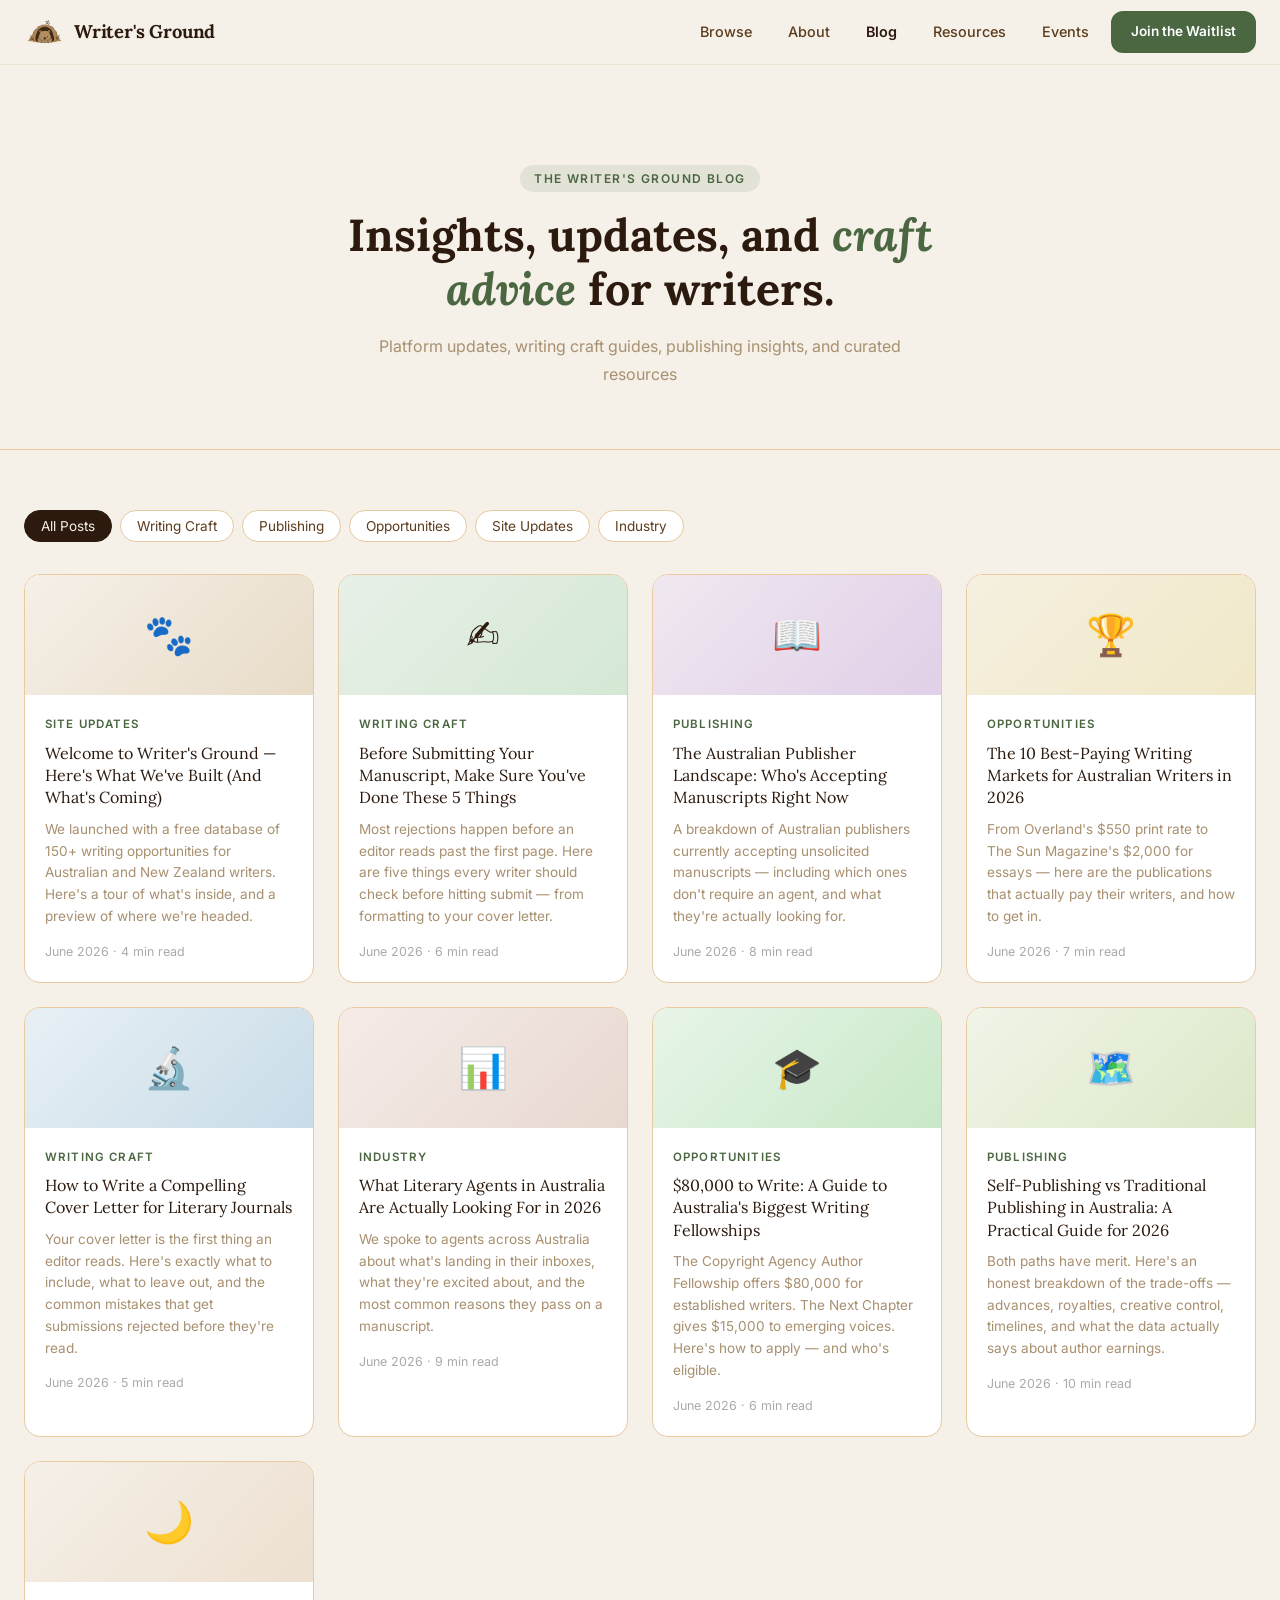
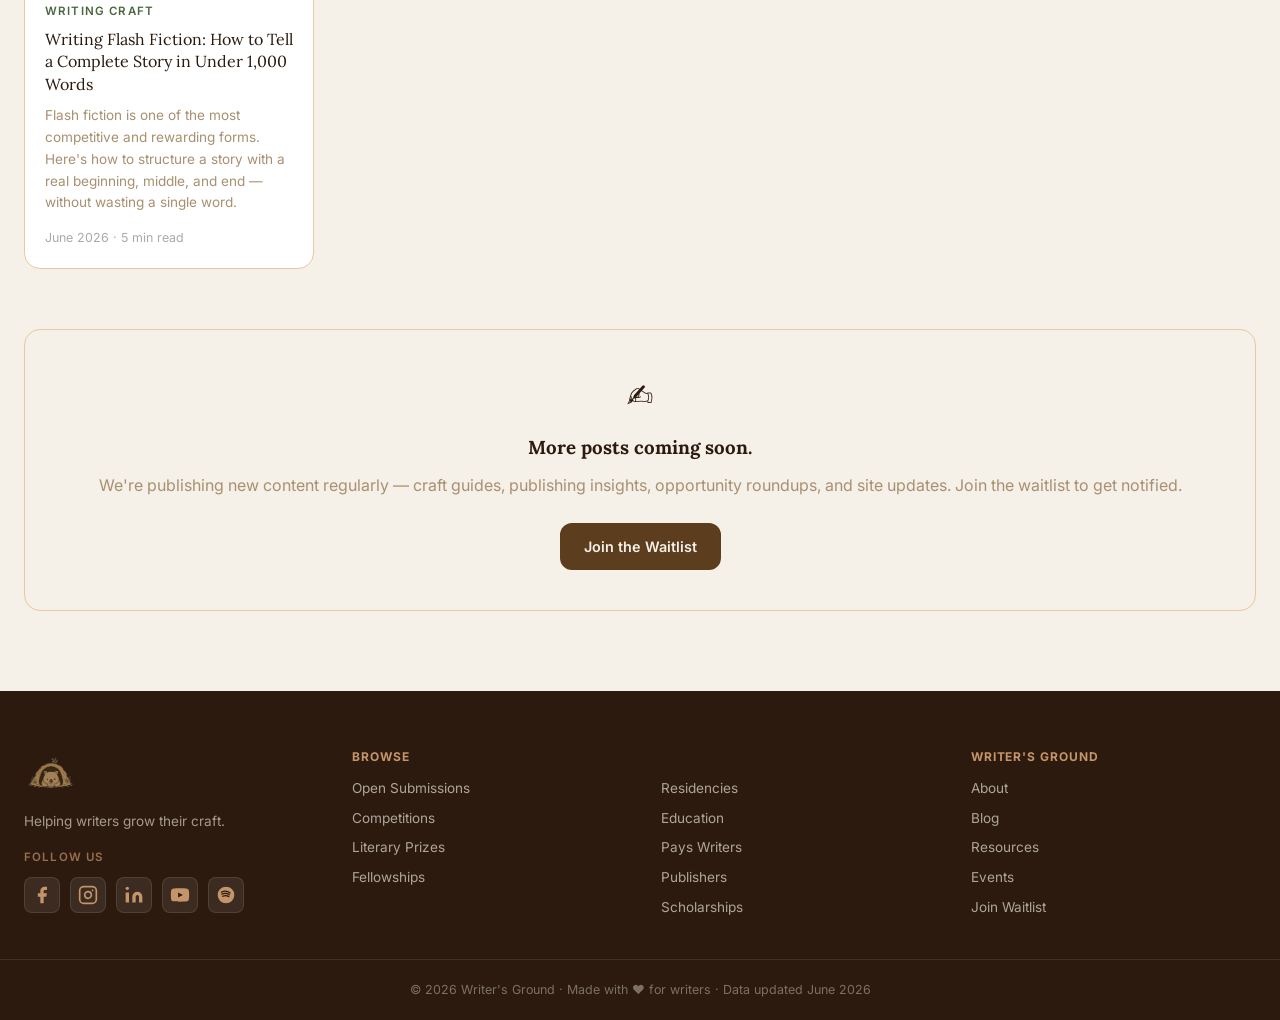
<file: blog.html>
<!DOCTYPE html>
<html lang="en">
<head>
  <meta charset="UTF-8" />
  <meta name="viewport" content="width=device-width, initial-scale=1.0" />
  <title>Blog – Writer's Ground</title>
  <link rel="preconnect" href="https://fonts.googleapis.com" />
  <link rel="preconnect" href="https://fonts.gstatic.com" crossorigin />
  <link href="https://fonts.googleapis.com/css2?family=Lora:ital,wght@0,400;0,600;0,700;1,400&family=Inter:wght@300;400;500;600&display=swap" rel="stylesheet" />
  <link rel="stylesheet" href="styles.css" />
</head>
<body>

  <!-- NAVIGATION -->
  <header class="site-header" id="site-header">
    <div class="header-inner">
      <a href="index.html" class="logo-link">
        <img src="Wombat_no_bg.png" alt="Writer's Ground" class="logo-img" />
        <span class="logo-text">Writer's Ground</span>
      </a>
            <nav class="main-nav" id="main-nav">
        <a href="index.html#browse" class="nav-link">Browse</a>
        <a href="about.html" class="nav-link">About</a>
        <a href="blog.html" class="nav-link active">Blog</a>
        <a href="resources.html" class="nav-link">Resources</a>
        <a href="events.html" class="nav-link">Events</a>
        <a href="waitlist.html" class="btn btn-nav">Join the Waitlist</a>
      </nav>
      <button class="hamburger" id="hamburger" aria-label="Open menu">
        <span></span><span></span><span></span>
      </button>
    </div>
  </header>

  <!-- PAGE HERO -->
  <section class="page-hero">
    <div class="page-hero-inner">
      <div class="page-eyebrow">The Writer's Ground Blog</div>
      <h1 class="page-title">Insights, updates, and <em>craft advice</em> for writers.</h1>
      <p class="page-sub">Platform updates, writing craft guides, publishing insights, and curated resources</p>
    </div>
  </section>

  <!-- BLOG CONTENT -->
  <div class="page-content">

    <!-- Category filters -->
    <div class="blog-filters" id="blog-filters">
      <button class="blog-filter-btn active" data-filter="all">All Posts</button>
      <button class="blog-filter-btn" data-filter="craft">Writing Craft</button>
      <button class="blog-filter-btn" data-filter="publishing">Publishing</button>
      <button class="blog-filter-btn" data-filter="opportunities">Opportunities</button>
      <button class="blog-filter-btn" data-filter="updates">Site Updates</button>
      <button class="blog-filter-btn" data-filter="industry">Industry</button>
    </div>

    <!-- Blog grid -->
    <div class="blog-grid" id="blog-grid">

      <a href="#" class="blog-card" data-cat="updates">
        <div class="blog-card-img" style="background: linear-gradient(135deg, #f5f0e8, #e8dcc8);">🐾</div>
        <div class="blog-card-body">
          <div class="blog-cat">Site Updates</div>
          <div class="blog-title">Welcome to Writer's Ground — Here's What We've Built (And What's Coming)</div>
          <div class="blog-excerpt">We launched with a free database of 150+ writing opportunities for Australian and New Zealand writers. Here's a tour of what's inside, and a preview of where we're headed.</div>
          <div class="blog-meta">June 2026 · 4 min read</div>
        </div>
      </a>

      <a href="#" class="blog-card" data-cat="craft">
        <div class="blog-card-img" style="background: linear-gradient(135deg, #e8f0e8, #d4e8d4);">✍️</div>
        <div class="blog-card-body">
          <div class="blog-cat">Writing Craft</div>
          <div class="blog-title">Before Submitting Your Manuscript, Make Sure You've Done These 5 Things</div>
          <div class="blog-excerpt">Most rejections happen before an editor reads past the first page. Here are five things every writer should check before hitting submit — from formatting to your cover letter.</div>
          <div class="blog-meta">June 2026 · 6 min read</div>
        </div>
      </a>

      <a href="#" class="blog-card" data-cat="publishing">
        <div class="blog-card-img" style="background: linear-gradient(135deg, #f0e8f0, #e0d0e8);">📖</div>
        <div class="blog-card-body">
          <div class="blog-cat">Publishing</div>
          <div class="blog-title">The Australian Publisher Landscape: Who's Accepting Manuscripts Right Now</div>
          <div class="blog-excerpt">A breakdown of Australian publishers currently accepting unsolicited manuscripts — including which ones don't require an agent, and what they're actually looking for.</div>
          <div class="blog-meta">June 2026 · 8 min read</div>
        </div>
      </a>

      <a href="#" class="blog-card" data-cat="opportunities">
        <div class="blog-card-img" style="background: linear-gradient(135deg, #f5f0e0, #f0e8c8);">🏆</div>
        <div class="blog-card-body">
          <div class="blog-cat">Opportunities</div>
          <div class="blog-title">The 10 Best-Paying Writing Markets for Australian Writers in 2026</div>
          <div class="blog-excerpt">From Overland's $550 print rate to The Sun Magazine's $2,000 for essays — here are the publications that actually pay their writers, and how to get in.</div>
          <div class="blog-meta">June 2026 · 7 min read</div>
        </div>
      </a>

      <a href="#" class="blog-card" data-cat="craft">
        <div class="blog-card-img" style="background: linear-gradient(135deg, #e8f0f5, #c8dce8);">🔬</div>
        <div class="blog-card-body">
          <div class="blog-cat">Writing Craft</div>
          <div class="blog-title">How to Write a Compelling Cover Letter for Literary Journals</div>
          <div class="blog-excerpt">Your cover letter is the first thing an editor reads. Here's exactly what to include, what to leave out, and the common mistakes that get submissions rejected before they're read.</div>
          <div class="blog-meta">June 2026 · 5 min read</div>
        </div>
      </a>

      <a href="#" class="blog-card" data-cat="industry">
        <div class="blog-card-img" style="background: linear-gradient(135deg, #f5ece8, #e8d8d0);">📊</div>
        <div class="blog-card-body">
          <div class="blog-cat">Industry</div>
          <div class="blog-title">What Literary Agents in Australia Are Actually Looking For in 2026</div>
          <div class="blog-excerpt">We spoke to agents across Australia about what's landing in their inboxes, what they're excited about, and the most common reasons they pass on a manuscript.</div>
          <div class="blog-meta">June 2026 · 9 min read</div>
        </div>
      </a>

      <a href="#" class="blog-card" data-cat="opportunities">
        <div class="blog-card-img" style="background: linear-gradient(135deg, #e8f5e8, #c8e8c8);">🎓</div>
        <div class="blog-card-body">
          <div class="blog-cat">Opportunities</div>
          <div class="blog-title">$80,000 to Write: A Guide to Australia's Biggest Writing Fellowships</div>
          <div class="blog-excerpt">The Copyright Agency Author Fellowship offers $80,000 for established writers. The Next Chapter gives $15,000 to emerging voices. Here's how to apply — and who's eligible.</div>
          <div class="blog-meta">June 2026 · 6 min read</div>
        </div>
      </a>

      <a href="#" class="blog-card" data-cat="publishing">
        <div class="blog-card-img" style="background: linear-gradient(135deg, #f0f5e8, #dce8c8);">🗺️</div>
        <div class="blog-card-body">
          <div class="blog-cat">Publishing</div>
          <div class="blog-title">Self-Publishing vs Traditional Publishing in Australia: A Practical Guide for 2026</div>
          <div class="blog-excerpt">Both paths have merit. Here's an honest breakdown of the trade-offs — advances, royalties, creative control, timelines, and what the data actually says about author earnings.</div>
          <div class="blog-meta">June 2026 · 10 min read</div>
        </div>
      </a>

      <a href="#" class="blog-card" data-cat="craft">
        <div class="blog-card-img" style="background: linear-gradient(135deg, #f5f0e8, #ede0d0);">🌙</div>
        <div class="blog-card-body">
          <div class="blog-cat">Writing Craft</div>
          <div class="blog-title">Writing Flash Fiction: How to Tell a Complete Story in Under 1,000 Words</div>
          <div class="blog-excerpt">Flash fiction is one of the most competitive and rewarding forms. Here's how to structure a story with a real beginning, middle, and end — without wasting a single word.</div>
          <div class="blog-meta">June 2026 · 5 min read</div>
        </div>
      </a>

    </div>

    <!-- Coming soon note -->
    <div style="text-align: center; margin-top: 60px; padding: 40px; background: var(--cream); border: 1px solid var(--sand-light); border-radius: 16px;">
      <div style="font-size: 2rem; margin-bottom: 12px;">✍️</div>
      <h3 style="font-family: var(--font-serif); color: var(--brown-dark); margin-bottom: 10px;">More posts coming soon.</h3>
      <p style="color: var(--text-muted); margin-bottom: 24px;">We're publishing new content regularly — craft guides, publishing insights, opportunity roundups, and site updates. Join the waitlist to get notified.</p>
      <a href="waitlist.html" class="btn btn-primary">Join the Waitlist</a>
    </div>

  </div>

  <!-- FOOTER -->
  <footer class="site-footer">
    <div class="footer-inner">
      <div class="footer-brand">
        <img src="Wombat_no_bg.png" alt="Writer's Ground" class="footer-logo" />
        <p>Helping writers grow their craft.</p>
      <div class="footer-social">
        <span class="social-label">Follow us</span>
        <div class="social-icons">
          <a href="#" class="social-icon" aria-label="Facebook" title="Facebook">
            <svg xmlns="http://www.w3.org/2000/svg" width="20" height="20" viewBox="0 0 24 24" fill="currentColor">
              <path d="M18 2h-3a5 5 0 0 0-5 5v3H7v4h3v8h4v-8h3l1-4h-4V7a1 1 0 0 1 1-1h3z"/>
            </svg>
          </a>
          <a href="#" class="social-icon" aria-label="Instagram" title="Instagram">
            <svg xmlns="http://www.w3.org/2000/svg" width="20" height="20" viewBox="0 0 24 24" fill="none" stroke="currentColor" stroke-width="2" stroke-linecap="round" stroke-linejoin="round">
              <rect x="2" y="2" width="20" height="20" rx="5" ry="5"/>
              <path d="M16 11.37A4 4 0 1 1 12.63 8 4 4 0 0 1 16 11.37z"/>
              <line x1="17.5" y1="6.5" x2="17.51" y2="6.5"/>
            </svg>
          </a>
          <a href="#" class="social-icon" aria-label="LinkedIn" title="LinkedIn">
            <svg xmlns="http://www.w3.org/2000/svg" width="20" height="20" viewBox="0 0 24 24" fill="currentColor">
              <path d="M16 8a6 6 0 0 1 6 6v7h-4v-7a2 2 0 0 0-2-2 2 2 0 0 0-2 2v7h-4v-7a6 6 0 0 1 6-6z"/>
              <rect x="2" y="9" width="4" height="12"/>
              <circle cx="4" cy="4" r="2"/>
            </svg>
          </a>
          <a href="#" class="social-icon" aria-label="YouTube" title="YouTube">
            <svg xmlns="http://www.w3.org/2000/svg" width="20" height="20" viewBox="0 0 24 24" fill="currentColor">
              <path d="M22.54 6.42a2.78 2.78 0 0 0-1.95-1.96C18.88 4 12 4 12 4s-6.88 0-8.59.46A2.78 2.78 0 0 0 1.46 6.42 29 29 0 0 0 1 12a29 29 0 0 0 .46 5.58 2.78 2.78 0 0 0 1.95 1.96C5.12 20 12 20 12 20s6.88 0 8.59-.46a2.78 2.78 0 0 0 1.95-1.96A29 29 0 0 0 23 12a29 29 0 0 0-.46-5.58z"/>
              <polygon points="9.75 15.02 15.5 12 9.75 8.98 9.75 15.02" fill="var(--brown-dark)" style="fill:#2C1A0E"/>
            </svg>
          </a>
          <a href="#" class="social-icon" aria-label="Spotify" title="Spotify">
            <svg xmlns="http://www.w3.org/2000/svg" width="20" height="20" viewBox="0 0 24 24" fill="currentColor">
              <circle cx="12" cy="12" r="10"/>
              <path d="M8 13.5c2.5-1 5.5-.8 7.5.5" stroke="var(--brown-dark)" stroke-width="1.5" stroke-linecap="round" fill="none" style="stroke:#2C1A0E"/>
              <path d="M7 11c3-1.2 6.5-1 9 .8" stroke="var(--brown-dark)" stroke-width="1.5" stroke-linecap="round" fill="none" style="stroke:#2C1A0E"/>
              <path d="M6.5 8.5c3.5-1.5 7.5-1.2 10.5 1" stroke="var(--brown-dark)" stroke-width="1.5" stroke-linecap="round" fill="none" style="stroke:#2C1A0E"/>
            </svg>
          </a>
        </div>
      </div>
      </div>
      <div class="footer-links">
        <div class="footer-col">
          <strong>Browse</strong>
          <a href="index.html#browse">Open Submissions</a>
          <a href="index.html#browse">Competitions</a>
          <a href="index.html#browse">Literary Prizes</a>
          <a href="index.html#browse">Fellowships</a>
        </div>
        <div class="footer-col">
          <strong>&nbsp;</strong>
          <a href="index.html#browse">Residencies</a>
          <a href="index.html#browse">Education</a>
          <a href="index.html#browse">Pays Writers</a>
          <a href="index.html#browse">Publishers</a>
          <a href="index.html#browse">Scholarships</a>
        </div>
        <div class="footer-col">
          <strong>Writer's Ground</strong>
          <a href="about.html">About</a>
          <a href="blog.html">Blog</a>
          <a href="resources.html">Resources</a>
          <a href="events.html">Events</a>
          <a href="waitlist.html">Join Waitlist</a>
        </div>
      </div>
    </div>
    <div class="footer-bottom">
      <p>© 2026 Writer's Ground · Made with ♥ for writers · Data updated June 2026</p>
    </div>
  </footer>

  <script>
    const header = document.getElementById('site-header');
    window.addEventListener('scroll', () => {
      header.classList.toggle('scrolled', window.scrollY > 20);
    });
    document.getElementById('hamburger').addEventListener('click', () => {
      document.getElementById('main-nav').classList.toggle('open');
    });

    // Blog category filter
    const filterBtns = document.querySelectorAll('.blog-filter-btn');
    const cards = document.querySelectorAll('.blog-card');
    filterBtns.forEach(btn => {
      btn.addEventListener('click', () => {
        filterBtns.forEach(b => b.classList.remove('active'));
        btn.classList.add('active');
        const filter = btn.dataset.filter;
        cards.forEach(card => {
          card.style.display = (filter === 'all' || card.dataset.cat === filter) ? 'block' : 'none';
        });
      });
    });
  </script>
</body>
</html>
</file>
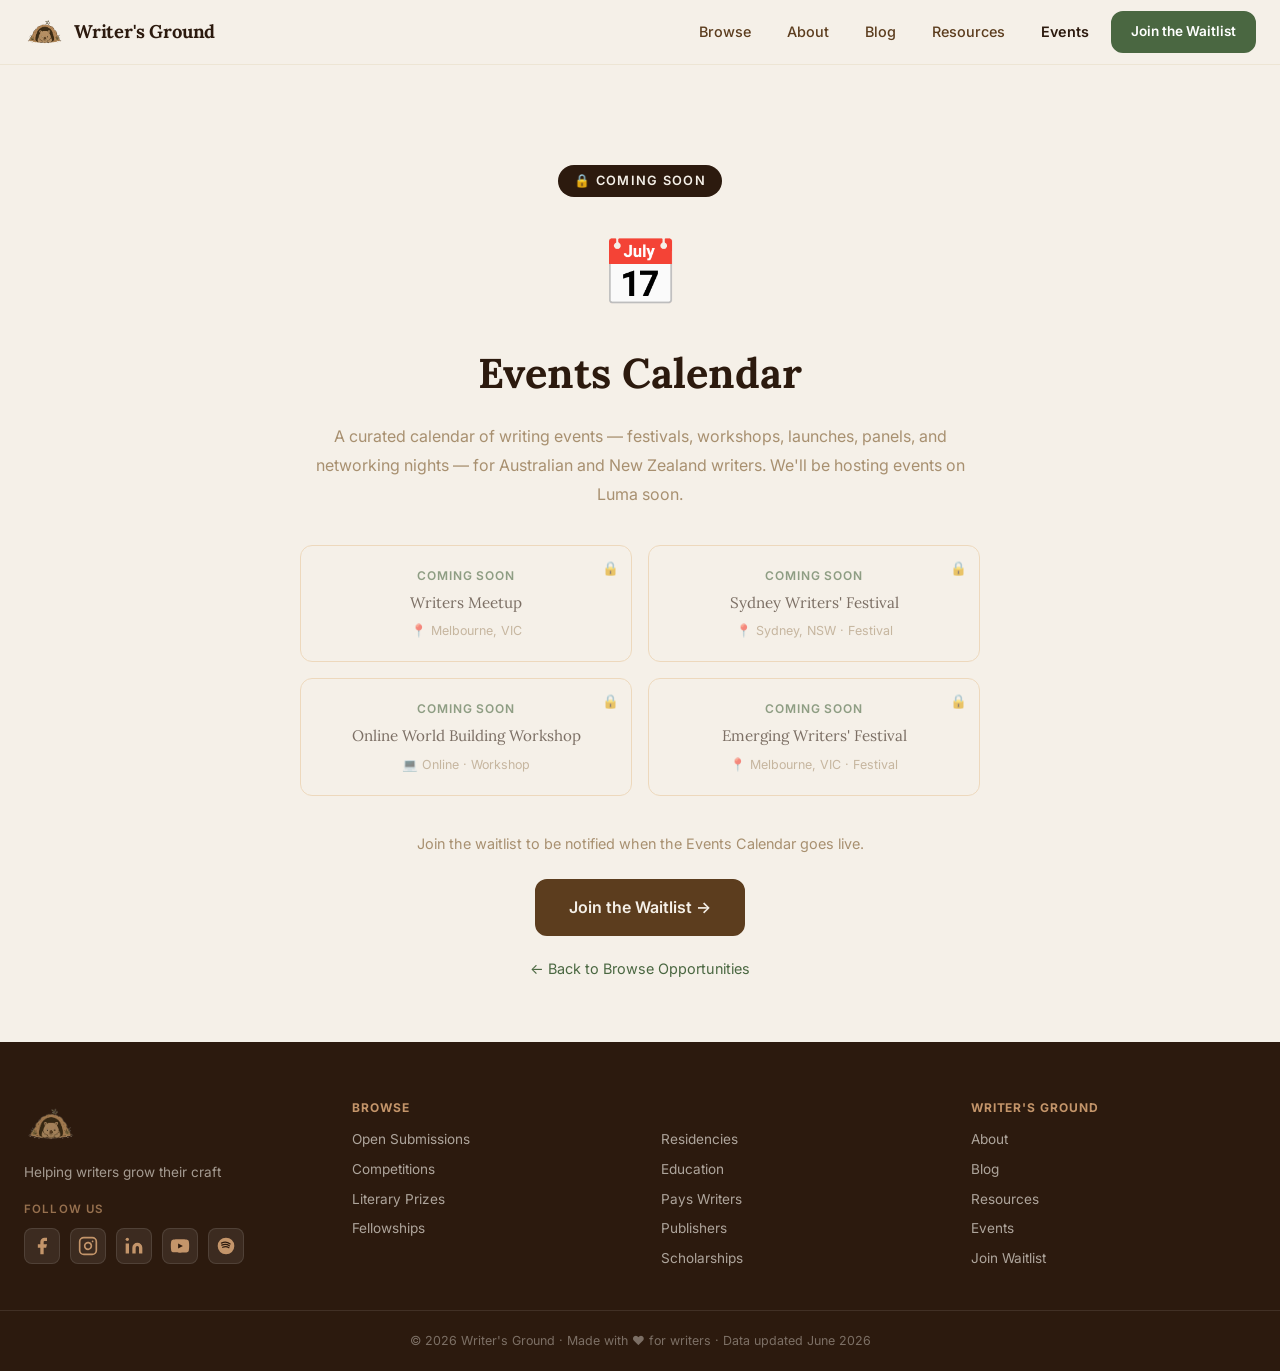
<file: events.html>
<!DOCTYPE html>
<html lang="en">
<head>
  <meta charset="UTF-8" />
  <meta name="viewport" content="width=device-width, initial-scale=1.0" />
  <title>Events – Writer's Ground</title>
  <link rel="preconnect" href="https://fonts.googleapis.com" />
  <link rel="preconnect" href="https://fonts.gstatic.com" crossorigin />
  <link href="https://fonts.googleapis.com/css2?family=Lora:ital,wght@0,400;0,600;0,700;1,400&family=Inter:wght@300;400;500;600&display=swap" rel="stylesheet" />
  <link rel="stylesheet" href="styles.css" />
  <style>
    .events-preview {
      display: grid;
      grid-template-columns: repeat(auto-fill, minmax(220px, 1fr));
      gap: 16px;
      margin: 36px auto;
      max-width: 720px;
    }
    .event-preview-card {
      background: var(--cream);
      border: 1.5px solid var(--sand-light);
      border-radius: 12px;
      padding: 20px;
      opacity: 0.6;
      position: relative;
    }
    .event-preview-card .ev-date {
      font-size: 0.75rem;
      font-weight: 600;
      color: var(--sage);
      text-transform: uppercase;
      letter-spacing: 0.08em;
      margin-bottom: 6px;
    }
    .event-preview-card .ev-title {
      font-family: var(--font-serif);
      font-size: 0.95rem;
      color: var(--brown-dark);
      margin-bottom: 6px;
    }
    .event-preview-card .ev-type {
      font-size: 0.78rem;
      color: var(--text-muted);
    }
    .lock-tag {
      position: absolute;
      top: 12px;
      right: 12px;
      font-size: 0.85rem;
    }
  </style>
</head>
<body>

  <!-- NAVIGATION -->
  <header class="site-header" id="site-header">
    <div class="header-inner">
      <a href="index.html" class="logo-link">
        <img src="Wombat_no_bg.png" alt="Writer's Ground" class="logo-img" />
        <span class="logo-text">Writer's Ground</span>
      </a>
            <nav class="main-nav" id="main-nav">
        <a href="index.html#browse" class="nav-link">Browse</a>
        <a href="about.html" class="nav-link">About</a>
        <a href="blog.html" class="nav-link">Blog</a>
        <a href="resources.html" class="nav-link">Resources</a>
        <a href="events.html" class="nav-link active">Events</a>
        <a href="waitlist.html" class="btn btn-nav">Join the Waitlist</a>
      </nav>
      <button class="hamburger" id="hamburger" aria-label="Open menu">
        <span></span><span></span><span></span>
      </button>
    </div>
  </header>

  <!-- LOCKED PAGE -->
  <div class="locked-page">
    <div class="locked-inner">
      <div class="locked-badge">🔒 Coming Soon</div>
      <div class="locked-icon">📅</div>
      <h1 class="locked-title">Events Calendar</h1>
      <p class="locked-sub">A curated calendar of writing events — festivals, workshops, launches, panels, and networking nights — for Australian and New Zealand writers. We'll be hosting events on Luma soon.</p>

      <!-- Preview of upcoming event types -->
      <div class="events-preview">
        <div class="event-preview-card">
          <div class="lock-tag">🔒</div>
          <div class="ev-date">Coming Soon</div>
          <div class="ev-title">Writers Meetup</div>
          <div class="ev-type">📍 Melbourne, VIC </div>
        </div>
        <div class="event-preview-card">
          <div class="lock-tag">🔒</div>
          <div class="ev-date">Coming Soon</div>
          <div class="ev-title">Sydney Writers' Festival</div>
          <div class="ev-type">📍 Sydney, NSW · Festival</div>
        </div>
        <div class="event-preview-card">
          <div class="lock-tag">🔒</div>
          <div class="ev-date">Coming Soon</div>
          <div class="ev-title">Online World Building Workshop</div>
          <div class="ev-type">💻 Online · Workshop</div>
        </div>
        <div class="event-preview-card">
          <div class="lock-tag">🔒</div>
          <div class="ev-date">Coming Soon</div>
          <div class="ev-title">Emerging Writers' Festival</div>
          <div class="ev-type">📍 Melbourne, VIC · Festival</div>
        </div>
      </div>

      <p style="color: var(--text-muted); font-size: 0.9rem; margin-bottom: 24px;">Join the waitlist to be notified when the Events Calendar goes live.</p>
      <a href="waitlist.html" class="btn btn-primary btn-lg">Join the Waitlist →</a>
      <div style="margin-top: 20px;">
        <a href="index.html" style="color: var(--sage); font-size: 0.9rem;">← Back to Browse Opportunities</a>
      </div>
    </div>
  </div>

  <!-- FOOTER -->
  <footer class="site-footer">
    <div class="footer-inner">
      <div class="footer-brand">
        <img src="Wombat_no_bg.png" alt="Writer's Ground" class="footer-logo" />
        <p>Helping writers grow their craft</p>
      <div class="footer-social">
        <span class="social-label">Follow us</span>
        <div class="social-icons">
          <a href="#" class="social-icon" aria-label="Facebook" title="Facebook">
            <svg xmlns="http://www.w3.org/2000/svg" width="20" height="20" viewBox="0 0 24 24" fill="currentColor">
              <path d="M18 2h-3a5 5 0 0 0-5 5v3H7v4h3v8h4v-8h3l1-4h-4V7a1 1 0 0 1 1-1h3z"/>
            </svg>
          </a>
          <a href="#" class="social-icon" aria-label="Instagram" title="Instagram">
            <svg xmlns="http://www.w3.org/2000/svg" width="20" height="20" viewBox="0 0 24 24" fill="none" stroke="currentColor" stroke-width="2" stroke-linecap="round" stroke-linejoin="round">
              <rect x="2" y="2" width="20" height="20" rx="5" ry="5"/>
              <path d="M16 11.37A4 4 0 1 1 12.63 8 4 4 0 0 1 16 11.37z"/>
              <line x1="17.5" y1="6.5" x2="17.51" y2="6.5"/>
            </svg>
          </a>
          <a href="#" class="social-icon" aria-label="LinkedIn" title="LinkedIn">
            <svg xmlns="http://www.w3.org/2000/svg" width="20" height="20" viewBox="0 0 24 24" fill="currentColor">
              <path d="M16 8a6 6 0 0 1 6 6v7h-4v-7a2 2 0 0 0-2-2 2 2 0 0 0-2 2v7h-4v-7a6 6 0 0 1 6-6z"/>
              <rect x="2" y="9" width="4" height="12"/>
              <circle cx="4" cy="4" r="2"/>
            </svg>
          </a>
          <a href="#" class="social-icon" aria-label="YouTube" title="YouTube">
            <svg xmlns="http://www.w3.org/2000/svg" width="20" height="20" viewBox="0 0 24 24" fill="currentColor">
              <path d="M22.54 6.42a2.78 2.78 0 0 0-1.95-1.96C18.88 4 12 4 12 4s-6.88 0-8.59.46A2.78 2.78 0 0 0 1.46 6.42 29 29 0 0 0 1 12a29 29 0 0 0 .46 5.58 2.78 2.78 0 0 0 1.95 1.96C5.12 20 12 20 12 20s6.88 0 8.59-.46a2.78 2.78 0 0 0 1.95-1.96A29 29 0 0 0 23 12a29 29 0 0 0-.46-5.58z"/>
              <polygon points="9.75 15.02 15.5 12 9.75 8.98 9.75 15.02" fill="var(--brown-dark)" style="fill:#2C1A0E"/>
            </svg>
          </a>
          <a href="#" class="social-icon" aria-label="Spotify" title="Spotify">
            <svg xmlns="http://www.w3.org/2000/svg" width="20" height="20" viewBox="0 0 24 24" fill="currentColor">
              <circle cx="12" cy="12" r="10"/>
              <path d="M8 13.5c2.5-1 5.5-.8 7.5.5" stroke="var(--brown-dark)" stroke-width="1.5" stroke-linecap="round" fill="none" style="stroke:#2C1A0E"/>
              <path d="M7 11c3-1.2 6.5-1 9 .8" stroke="var(--brown-dark)" stroke-width="1.5" stroke-linecap="round" fill="none" style="stroke:#2C1A0E"/>
              <path d="M6.5 8.5c3.5-1.5 7.5-1.2 10.5 1" stroke="var(--brown-dark)" stroke-width="1.5" stroke-linecap="round" fill="none" style="stroke:#2C1A0E"/>
            </svg>
          </a>
        </div>
      </div>
      </div>
      <div class="footer-links">
        <div class="footer-col">
          <strong>Browse</strong>
          <a href="index.html#browse">Open Submissions</a>
          <a href="index.html#browse">Competitions</a>
          <a href="index.html#browse">Literary Prizes</a>
          <a href="index.html#browse">Fellowships</a>
        </div>
        <div class="footer-col">
          <strong>&nbsp;</strong>
          <a href="index.html#browse">Residencies</a>
          <a href="index.html#browse">Education</a>
          <a href="index.html#browse">Pays Writers</a>
          <a href="index.html#browse">Publishers</a>
          <a href="index.html#browse">Scholarships</a>
        </div>
        <div class="footer-col">
          <strong>Writer's Ground</strong>
          <a href="about.html">About</a>
          <a href="blog.html">Blog</a>
          <a href="resources.html">Resources</a>
          <a href="events.html">Events</a>
          <a href="waitlist.html">Join Waitlist</a>
        </div>
      </div>
    </div>
    <div class="footer-bottom">
      <p>© 2026 Writer's Ground · Made with ♥ for writers · Data updated June 2026</p>
    </div>
  </footer>

  <script>
    const header = document.getElementById('site-header');
    window.addEventListener('scroll', () => {
      header.classList.toggle('scrolled', window.scrollY > 20);
    });
    document.getElementById('hamburger').addEventListener('click', () => {
      document.getElementById('main-nav').classList.toggle('open');
    });
  </script>
</body>
</html>
</file>
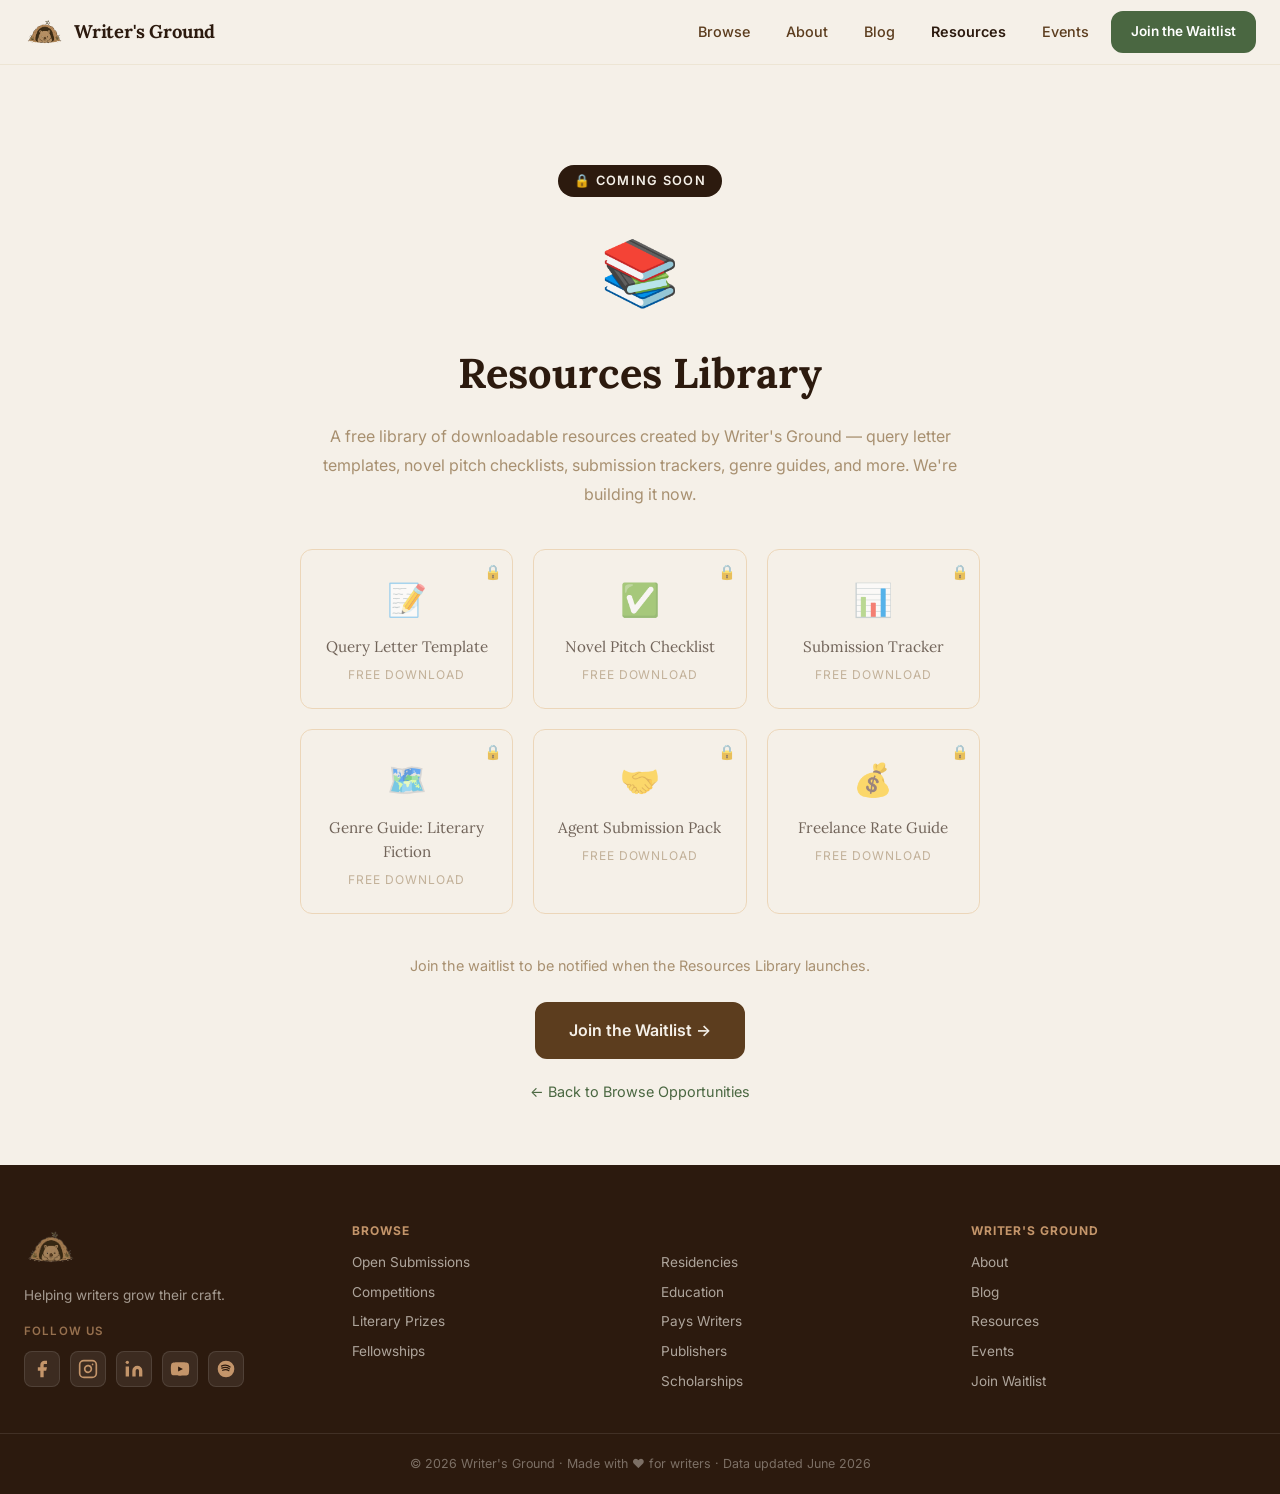
<file: resources.html>
<!DOCTYPE html>
<html lang="en">
<head>
  <meta charset="UTF-8" />
  <meta name="viewport" content="width=device-width, initial-scale=1.0" />
  <title>Resources – Writer's Ground</title>
  <link rel="preconnect" href="https://fonts.googleapis.com" />
  <link rel="preconnect" href="https://fonts.gstatic.com" crossorigin />
  <link href="https://fonts.googleapis.com/css2?family=Lora:ital,wght@0,400;0,600;0,700;1,400&family=Inter:wght@300;400;500;600&display=swap" rel="stylesheet" />
  <link rel="stylesheet" href="styles.css" />
  <style>
    .resources-preview {
      display: grid;
      grid-template-columns: repeat(auto-fill, minmax(200px, 1fr));
      gap: 20px;
      margin: 40px auto;
      max-width: 700px;
    }
    .resource-preview-card {
      background: var(--cream);
      border: 1.5px solid var(--sand-light);
      border-radius: 12px;
      padding: 24px 20px;
      text-align: center;
      position: relative;
      opacity: 0.65;
    }
    .resource-preview-card .r-icon { font-size: 2rem; margin-bottom: 10px; }
    .resource-preview-card .r-title { font-family: var(--font-serif); font-size: 0.95rem; color: var(--brown-dark); margin-bottom: 6px; }
    .resource-preview-card .r-type { font-size: 0.75rem; color: var(--text-muted); text-transform: uppercase; letter-spacing: 0.08em; }
    .lock-overlay {
      position: absolute;
      top: 10px;
      right: 10px;
      font-size: 0.9rem;
    }
  </style>
</head>
<body>

  <!-- NAVIGATION -->
  <header class="site-header" id="site-header">
    <div class="header-inner">
      <a href="index.html" class="logo-link">
        <img src="Wombat_no_bg.png" alt="Writer's Ground" class="logo-img" />
        <span class="logo-text">Writer's Ground</span>
      </a>
            <nav class="main-nav" id="main-nav">
        <a href="index.html#browse" class="nav-link">Browse</a>
        <a href="about.html" class="nav-link">About</a>
        <a href="blog.html" class="nav-link">Blog</a>
        <a href="resources.html" class="nav-link active">Resources</a>
        <a href="events.html" class="nav-link">Events</a>
        <a href="waitlist.html" class="btn btn-nav">Join the Waitlist</a>
      </nav>
      <button class="hamburger" id="hamburger" aria-label="Open menu">
        <span></span><span></span><span></span>
      </button>
    </div>
  </header>

  <!-- LOCKED PAGE -->
  <div class="locked-page">
    <div class="locked-inner">
      <div class="locked-badge">🔒 Coming Soon</div>
      <div class="locked-icon">📚</div>
      <h1 class="locked-title">Resources Library</h1>
      <p class="locked-sub">A free library of downloadable resources created by Writer's Ground — query letter templates, novel pitch checklists, submission trackers, genre guides, and more. We're building it now.</p>

      <!-- Preview of what's coming -->
      <div class="resources-preview">
        <div class="resource-preview-card">
          <div class="lock-overlay">🔒</div>
          <div class="r-icon">📝</div>
          <div class="r-title">Query Letter Template</div>
          <div class="r-type">Free Download</div>
        </div>
        <div class="resource-preview-card">
          <div class="lock-overlay">🔒</div>
          <div class="r-icon">✅</div>
          <div class="r-title">Novel Pitch Checklist</div>
          <div class="r-type">Free Download</div>
        </div>
        <div class="resource-preview-card">
          <div class="lock-overlay">🔒</div>
          <div class="r-icon">📊</div>
          <div class="r-title">Submission Tracker</div>
          <div class="r-type">Free Download</div>
        </div>
        <div class="resource-preview-card">
          <div class="lock-overlay">🔒</div>
          <div class="r-icon">🗺️</div>
          <div class="r-title">Genre Guide: Literary Fiction</div>
          <div class="r-type">Free Download</div>
        </div>
        <div class="resource-preview-card">
          <div class="lock-overlay">🔒</div>
          <div class="r-icon">🤝</div>
          <div class="r-title">Agent Submission Pack</div>
          <div class="r-type">Free Download</div>
        </div>
        <div class="resource-preview-card">
          <div class="lock-overlay">🔒</div>
          <div class="r-icon">💰</div>
          <div class="r-title">Freelance Rate Guide</div>
          <div class="r-type">Free Download</div>
        </div>
      </div>

      <p style="color: var(--text-muted); font-size: 0.9rem; margin-bottom: 24px;">Join the waitlist to be notified when the Resources Library launches.</p>
      <a href="waitlist.html" class="btn btn-primary btn-lg">Join the Waitlist →</a>
      <div style="margin-top: 20px;">
        <a href="index.html" style="color: var(--sage); font-size: 0.9rem;">← Back to Browse Opportunities</a>
      </div>
    </div>
  </div>

  <!-- FOOTER -->
  <footer class="site-footer">
    <div class="footer-inner">
      <div class="footer-brand">
        <img src="Wombat_no_bg.png" alt="Writer's Ground" class="footer-logo" />
        <p>Helping writers grow their craft.</p>
      <div class="footer-social">
        <span class="social-label">Follow us</span>
        <div class="social-icons">
          <a href="#" class="social-icon" aria-label="Facebook" title="Facebook">
            <svg xmlns="http://www.w3.org/2000/svg" width="20" height="20" viewBox="0 0 24 24" fill="currentColor">
              <path d="M18 2h-3a5 5 0 0 0-5 5v3H7v4h3v8h4v-8h3l1-4h-4V7a1 1 0 0 1 1-1h3z"/>
            </svg>
          </a>
          <a href="#" class="social-icon" aria-label="Instagram" title="Instagram">
            <svg xmlns="http://www.w3.org/2000/svg" width="20" height="20" viewBox="0 0 24 24" fill="none" stroke="currentColor" stroke-width="2" stroke-linecap="round" stroke-linejoin="round">
              <rect x="2" y="2" width="20" height="20" rx="5" ry="5"/>
              <path d="M16 11.37A4 4 0 1 1 12.63 8 4 4 0 0 1 16 11.37z"/>
              <line x1="17.5" y1="6.5" x2="17.51" y2="6.5"/>
            </svg>
          </a>
          <a href="#" class="social-icon" aria-label="LinkedIn" title="LinkedIn">
            <svg xmlns="http://www.w3.org/2000/svg" width="20" height="20" viewBox="0 0 24 24" fill="currentColor">
              <path d="M16 8a6 6 0 0 1 6 6v7h-4v-7a2 2 0 0 0-2-2 2 2 0 0 0-2 2v7h-4v-7a6 6 0 0 1 6-6z"/>
              <rect x="2" y="9" width="4" height="12"/>
              <circle cx="4" cy="4" r="2"/>
            </svg>
          </a>
          <a href="#" class="social-icon" aria-label="YouTube" title="YouTube">
            <svg xmlns="http://www.w3.org/2000/svg" width="20" height="20" viewBox="0 0 24 24" fill="currentColor">
              <path d="M22.54 6.42a2.78 2.78 0 0 0-1.95-1.96C18.88 4 12 4 12 4s-6.88 0-8.59.46A2.78 2.78 0 0 0 1.46 6.42 29 29 0 0 0 1 12a29 29 0 0 0 .46 5.58 2.78 2.78 0 0 0 1.95 1.96C5.12 20 12 20 12 20s6.88 0 8.59-.46a2.78 2.78 0 0 0 1.95-1.96A29 29 0 0 0 23 12a29 29 0 0 0-.46-5.58z"/>
              <polygon points="9.75 15.02 15.5 12 9.75 8.98 9.75 15.02" fill="var(--brown-dark)" style="fill:#2C1A0E"/>
            </svg>
          </a>
          <a href="#" class="social-icon" aria-label="Spotify" title="Spotify">
            <svg xmlns="http://www.w3.org/2000/svg" width="20" height="20" viewBox="0 0 24 24" fill="currentColor">
              <circle cx="12" cy="12" r="10"/>
              <path d="M8 13.5c2.5-1 5.5-.8 7.5.5" stroke="var(--brown-dark)" stroke-width="1.5" stroke-linecap="round" fill="none" style="stroke:#2C1A0E"/>
              <path d="M7 11c3-1.2 6.5-1 9 .8" stroke="var(--brown-dark)" stroke-width="1.5" stroke-linecap="round" fill="none" style="stroke:#2C1A0E"/>
              <path d="M6.5 8.5c3.5-1.5 7.5-1.2 10.5 1" stroke="var(--brown-dark)" stroke-width="1.5" stroke-linecap="round" fill="none" style="stroke:#2C1A0E"/>
            </svg>
          </a>
        </div>
      </div>
      </div>
      <div class="footer-links">
        <div class="footer-col">
          <strong>Browse</strong>
          <a href="index.html#browse">Open Submissions</a>
          <a href="index.html#browse">Competitions</a>
          <a href="index.html#browse">Literary Prizes</a>
          <a href="index.html#browse">Fellowships</a>
        </div>
        <div class="footer-col">
          <strong>&nbsp;</strong>
          <a href="index.html#browse">Residencies</a>
          <a href="index.html#browse">Education</a>
          <a href="index.html#browse">Pays Writers</a>
          <a href="index.html#browse">Publishers</a>
          <a href="index.html#browse">Scholarships</a>
        </div>
        <div class="footer-col">
          <strong>Writer's Ground</strong>
          <a href="about.html">About</a>
          <a href="blog.html">Blog</a>
          <a href="resources.html">Resources</a>
          <a href="events.html">Events</a>
          <a href="waitlist.html">Join Waitlist</a>
        </div>
      </div>
    </div>
    <div class="footer-bottom">
      <p>© 2026 Writer's Ground · Made with ♥ for writers · Data updated June 2026</p>
    </div>
  </footer>

  <script>
    const header = document.getElementById('site-header');
    window.addEventListener('scroll', () => {
      header.classList.toggle('scrolled', window.scrollY > 20);
    });
    document.getElementById('hamburger').addEventListener('click', () => {
      document.getElementById('main-nav').classList.toggle('open');
    });
  </script>
</body>
</html>
</file>
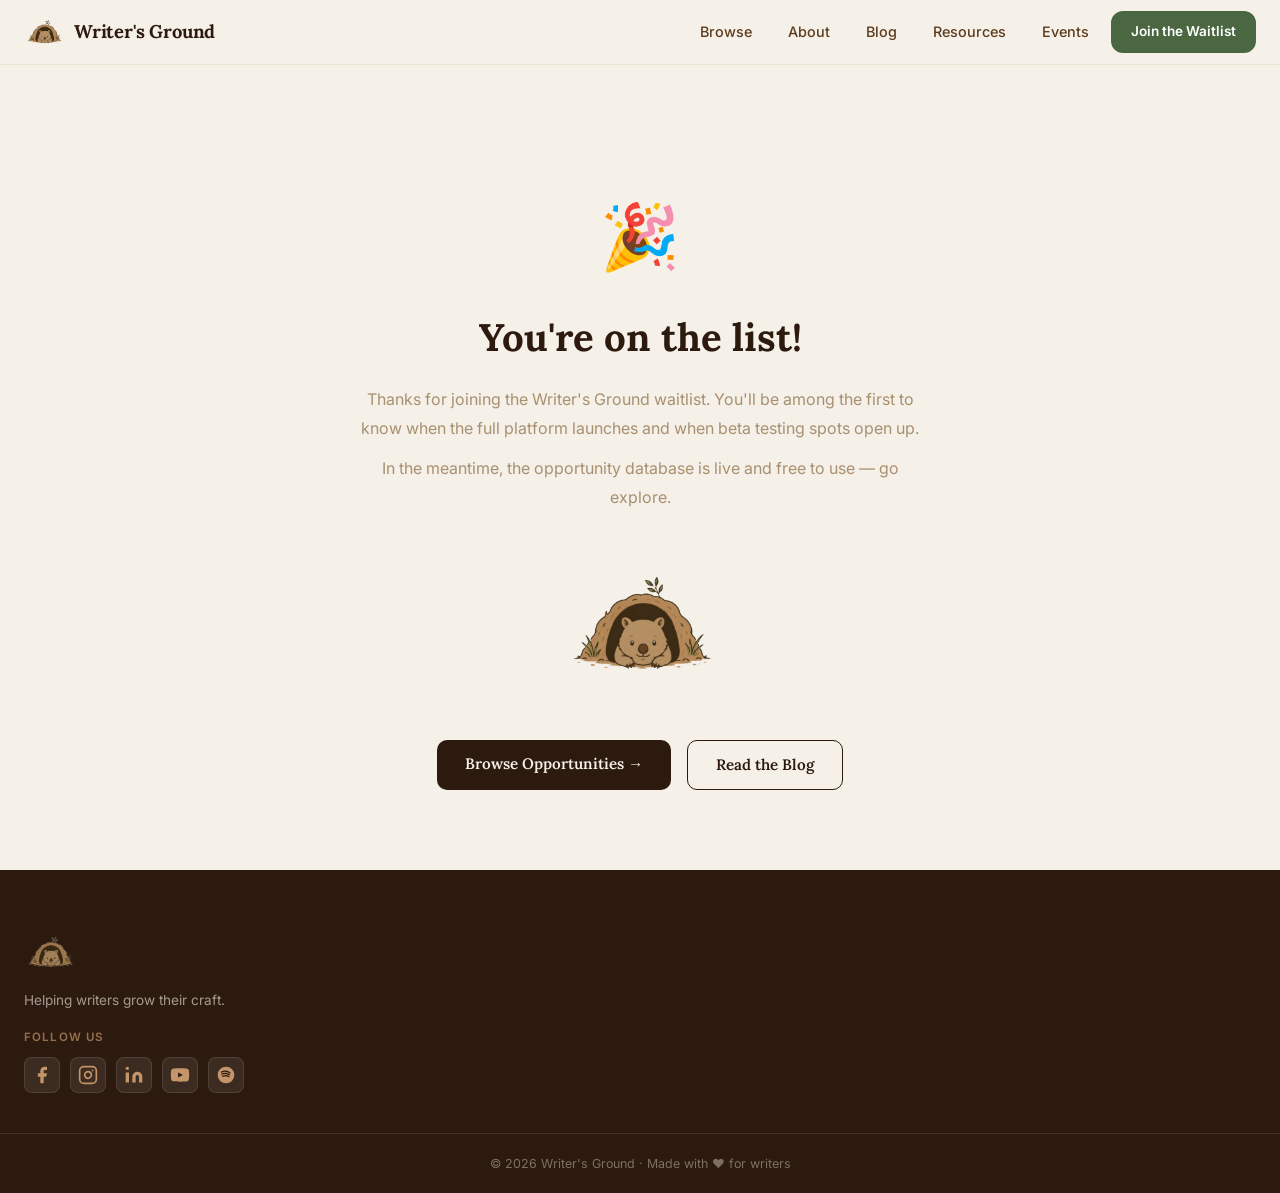
<file: waitlist-success.html>
<!DOCTYPE html>
<html lang="en">
<head>
  <meta charset="UTF-8" />
  <meta name="viewport" content="width=device-width, initial-scale=1.0" />
  <title>You're on the list! – Writer's Ground</title>
  <link rel="preconnect" href="https://fonts.googleapis.com" />
  <link rel="preconnect" href="https://fonts.gstatic.com" crossorigin />
  <link href="https://fonts.googleapis.com/css2?family=Lora:ital,wght@0,400;0,600;0,700;1,400&family=Inter:wght@300;400;500;600&display=swap" rel="stylesheet" />
  <link rel="stylesheet" href="styles.css" />
  <style>
    .success-page { min-height: 100vh; display: flex; flex-direction: column; }
    .success-hero {
      flex: 1;
      display: flex;
      align-items: center;
      justify-content: center;
      padding: 120px 24px 80px;
      background: var(--cream);
      text-align: center;
    }
    .success-inner { max-width: 560px; }
    .success-inner .s-icon { font-size: 4rem; margin-bottom: 20px; display: block; }
    .success-inner h1 { font-family: var(--font-serif); font-size: clamp(1.8rem, 4vw, 2.4rem); color: var(--brown-dark); margin-bottom: 16px; }
    .success-inner p { color: var(--text-muted); line-height: 1.8; margin-bottom: 12px; font-size: 1rem; }
    .success-inner .mascot { max-width: 160px; margin: 32px auto 0; display: block; }
    .success-actions { display: flex; gap: 16px; justify-content: center; margin-top: 36px; flex-wrap: wrap; }
    .success-actions a { padding: 12px 28px; border-radius: 10px; font-family: var(--font-serif); font-weight: 600; font-size: 0.95rem; text-decoration: none; transition: all 0.2s; }
    .btn-primary-s { background: var(--brown-dark); color: var(--cream); }
    .btn-primary-s:hover { background: var(--brown); }
    .btn-secondary-s { background: transparent; color: var(--brown-dark); border: 1.5px solid var(--brown-dark); }
    .btn-secondary-s:hover { background: var(--sand-light); }
  </style>
</head>
<body class="success-page">

  <header class="site-header" id="site-header">
    <div class="header-inner">
      <a href="index.html" class="logo-link">
        <img src="Wombat_no_bg.png" alt="Writer's Ground" class="logo-img" />
        <span class="logo-text">Writer's Ground</span>
      </a>
      <nav class="main-nav" id="main-nav">
        <a href="index.html#browse" class="nav-link">Browse</a>
        <a href="about.html" class="nav-link">About</a>
        <a href="blog.html" class="nav-link">Blog</a>
        <a href="resources.html" class="nav-link">Resources</a>
        <a href="events.html" class="nav-link">Events</a>
        <a href="waitlist.html" class="btn btn-nav">Join the Waitlist</a>
      </nav>
      <button class="hamburger" id="hamburger" aria-label="Open menu">
        <span></span><span></span><span></span>
      </button>
    </div>
  </header>

  <div class="success-hero">
    <div class="success-inner">
      <span class="s-icon">🎉</span>
      <h1>You're on the list!</h1>
      <p>Thanks for joining the Writer's Ground waitlist. You'll be among the first to know when the full platform launches and when beta testing spots open up.</p>
      <p>In the meantime, the opportunity database is live and free to use — go explore.</p>
      <img src="Wombat_no_bg.png" alt="Writer's Ground wombat" class="mascot" />
      <div class="success-actions">
        <a href="index.html#browse" class="btn-primary-s">Browse Opportunities →</a>
        <a href="blog.html" class="btn-secondary-s">Read the Blog</a>
      </div>
    </div>
  </div>

  <footer class="site-footer">
    <div class="footer-inner">
      <div class="footer-brand">
        <img src="Wombat_no_bg.png" alt="Writer's Ground" class="footer-logo" />
        <p>Helping writers grow their craft.</p>
      <div class="footer-social">
        <span class="social-label">Follow us</span>
        <div class="social-icons">
          <a href="#" class="social-icon" aria-label="Facebook" title="Facebook">
            <svg xmlns="http://www.w3.org/2000/svg" width="20" height="20" viewBox="0 0 24 24" fill="currentColor">
              <path d="M18 2h-3a5 5 0 0 0-5 5v3H7v4h3v8h4v-8h3l1-4h-4V7a1 1 0 0 1 1-1h3z"/>
            </svg>
          </a>
          <a href="#" class="social-icon" aria-label="Instagram" title="Instagram">
            <svg xmlns="http://www.w3.org/2000/svg" width="20" height="20" viewBox="0 0 24 24" fill="none" stroke="currentColor" stroke-width="2" stroke-linecap="round" stroke-linejoin="round">
              <rect x="2" y="2" width="20" height="20" rx="5" ry="5"/>
              <path d="M16 11.37A4 4 0 1 1 12.63 8 4 4 0 0 1 16 11.37z"/>
              <line x1="17.5" y1="6.5" x2="17.51" y2="6.5"/>
            </svg>
          </a>
          <a href="#" class="social-icon" aria-label="LinkedIn" title="LinkedIn">
            <svg xmlns="http://www.w3.org/2000/svg" width="20" height="20" viewBox="0 0 24 24" fill="currentColor">
              <path d="M16 8a6 6 0 0 1 6 6v7h-4v-7a2 2 0 0 0-2-2 2 2 0 0 0-2 2v7h-4v-7a6 6 0 0 1 6-6z"/>
              <rect x="2" y="9" width="4" height="12"/>
              <circle cx="4" cy="4" r="2"/>
            </svg>
          </a>
          <a href="#" class="social-icon" aria-label="YouTube" title="YouTube">
            <svg xmlns="http://www.w3.org/2000/svg" width="20" height="20" viewBox="0 0 24 24" fill="currentColor">
              <path d="M22.54 6.42a2.78 2.78 0 0 0-1.95-1.96C18.88 4 12 4 12 4s-6.88 0-8.59.46A2.78 2.78 0 0 0 1.46 6.42 29 29 0 0 0 1 12a29 29 0 0 0 .46 5.58 2.78 2.78 0 0 0 1.95 1.96C5.12 20 12 20 12 20s6.88 0 8.59-.46a2.78 2.78 0 0 0 1.95-1.96A29 29 0 0 0 23 12a29 29 0 0 0-.46-5.58z"/>
              <polygon points="9.75 15.02 15.5 12 9.75 8.98 9.75 15.02" fill="var(--brown-dark)" style="fill:#2C1A0E"/>
            </svg>
          </a>
          <a href="#" class="social-icon" aria-label="Spotify" title="Spotify">
            <svg xmlns="http://www.w3.org/2000/svg" width="20" height="20" viewBox="0 0 24 24" fill="currentColor">
              <circle cx="12" cy="12" r="10"/>
              <path d="M8 13.5c2.5-1 5.5-.8 7.5.5" stroke="var(--brown-dark)" stroke-width="1.5" stroke-linecap="round" fill="none" style="stroke:#2C1A0E"/>
              <path d="M7 11c3-1.2 6.5-1 9 .8" stroke="var(--brown-dark)" stroke-width="1.5" stroke-linecap="round" fill="none" style="stroke:#2C1A0E"/>
              <path d="M6.5 8.5c3.5-1.5 7.5-1.2 10.5 1" stroke="var(--brown-dark)" stroke-width="1.5" stroke-linecap="round" fill="none" style="stroke:#2C1A0E"/>
            </svg>
          </a>
        </div>
      </div>
      </div>
    </div>
    <div class="footer-bottom">
      <p>© 2026 Writer's Ground · Made with ♥ for writers</p>
    </div>
  </footer>

  <script>
    window.addEventListener('scroll', () => {
      document.getElementById('site-header').classList.toggle('scrolled', window.scrollY > 20);
    });
    document.getElementById('hamburger').addEventListener('click', () => {
      document.getElementById('main-nav').classList.toggle('open');
    });
  </script>
</body>
</html>
</file>
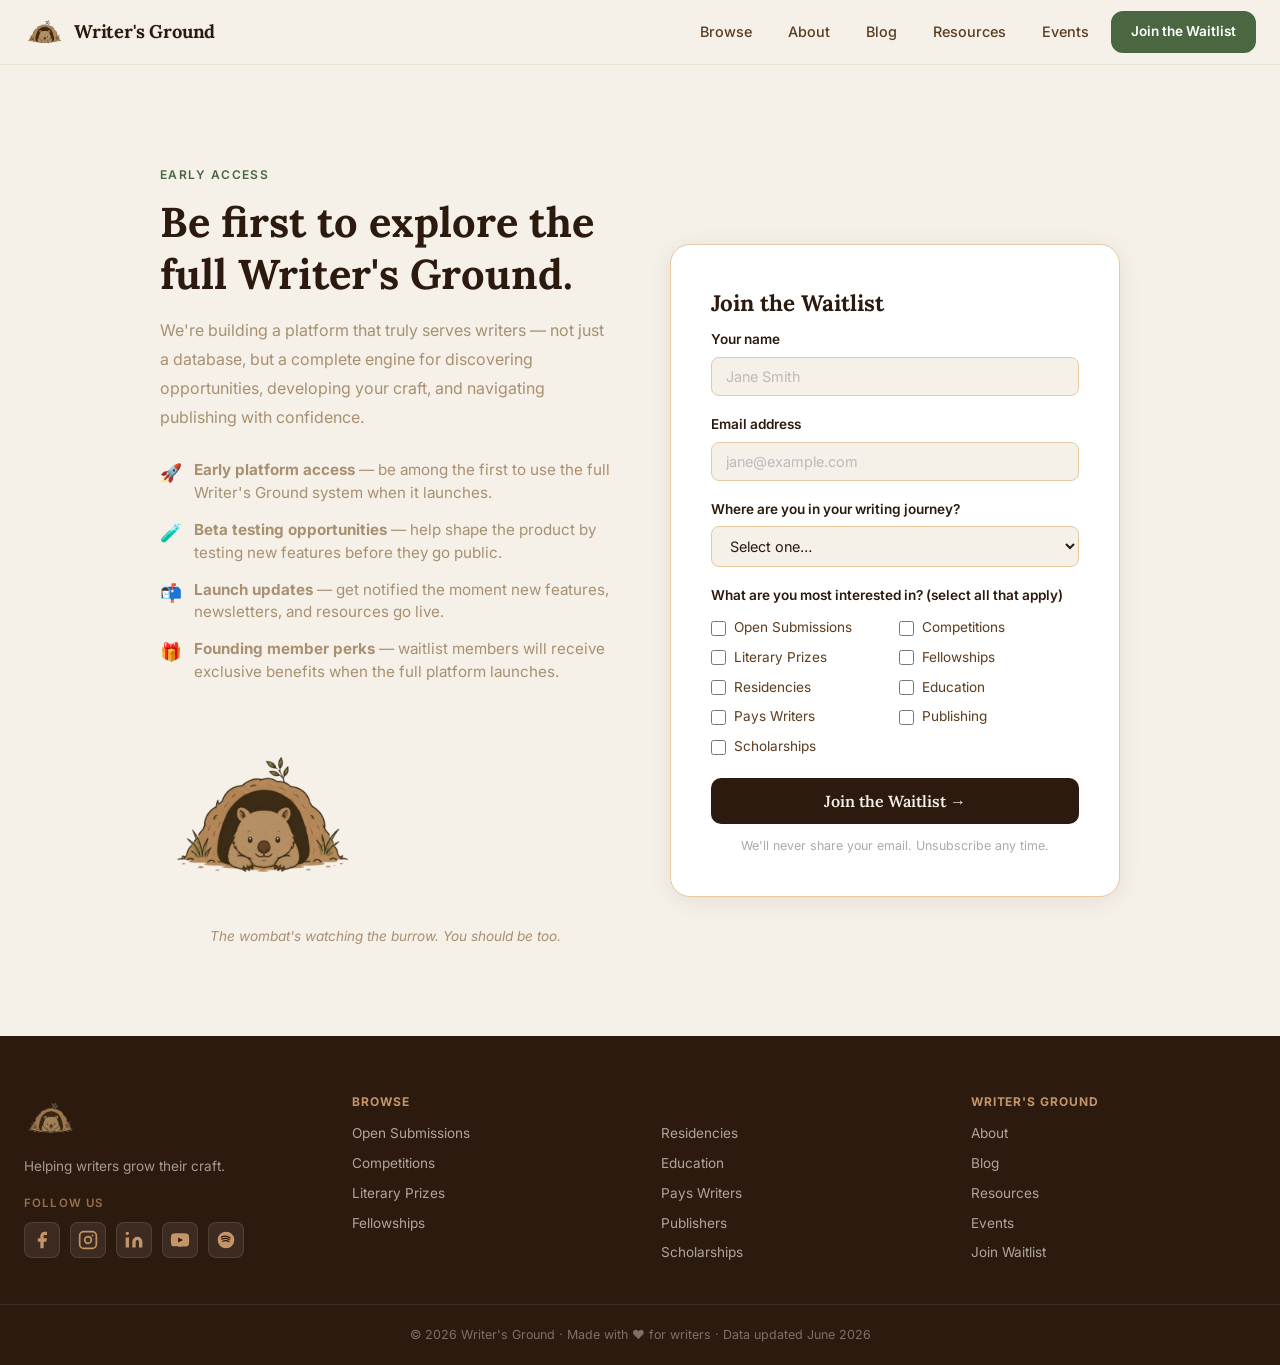
<file: waitlist.html>
<!DOCTYPE html>
<html lang="en">
<head>
  <meta charset="UTF-8" />
  <meta name="viewport" content="width=device-width, initial-scale=1.0" />
  <title>Join the Waitlist – Writer's Ground</title>
  <link rel="preconnect" href="https://fonts.googleapis.com" />
  <link rel="preconnect" href="https://fonts.gstatic.com" crossorigin />
  <link href="https://fonts.googleapis.com/css2?family=Lora:ital,wght@0,400;0,600;0,700;1,400&family=Inter:wght@300;400;500;600&display=swap" rel="stylesheet" />
  <link rel="stylesheet" href="styles.css" />
  <style>
    .waitlist-page {
      min-height: 100vh;
      display: flex;
      flex-direction: column;
    }
    .waitlist-page-hero {
      flex: 1;
      display: flex;
      align-items: center;
      padding: 100px 24px 60px;
      background: var(--cream);
    }
    .waitlist-page-inner {
      max-width: 960px;
      margin: 0 auto;
      display: grid;
      grid-template-columns: 1fr 1fr;
      gap: 60px;
      align-items: center;
    }
    @media (max-width: 700px) {
      .waitlist-page-inner { grid-template-columns: 1fr; gap: 40px; }
      .waitlist-form-col { order: -1; }
    }
    .waitlist-left .eyebrow { color: var(--sage); font-size: 0.75rem; font-weight: 600; letter-spacing: 0.12em; text-transform: uppercase; margin-bottom: 12px; display: block; }
    .waitlist-left h1 { font-family: var(--font-serif); font-size: clamp(1.8rem, 4vw, 2.6rem); color: var(--brown-dark); margin-bottom: 16px; line-height: 1.25; }
    .waitlist-left p { color: var(--text-muted); line-height: 1.8; margin-bottom: 28px; }
    .waitlist-benefits { list-style: none; padding: 0; margin: 0 0 32px; }
    .waitlist-benefits li { display: flex; align-items: flex-start; gap: 12px; margin-bottom: 14px; color: var(--text-muted); font-size: 0.95rem; line-height: 1.5; }
    .waitlist-benefits li .b-icon { font-size: 1.1rem; flex-shrink: 0; margin-top: 1px; }
    .waitlist-form-col {
      background: white;
      border: 1.5px solid var(--sand-light);
      border-radius: 20px;
      padding: 40px;
      box-shadow: 0 4px 24px rgba(44,26,14,0.08);
    }
    .waitlist-form-col h2 { font-family: var(--font-serif); font-size: 1.4rem; color: var(--brown-dark); margin-bottom: 8px; }
    .waitlist-form-col .form-sub { color: var(--text-muted); font-size: 0.9rem; margin-bottom: 28px; }
    .form-group { margin-bottom: 18px; }
    .form-group label { display: block; font-size: 0.85rem; font-weight: 600; color: var(--brown-dark); margin-bottom: 6px; }
    .form-group input, .form-group select {
      width: 100%;
      padding: 10px 14px;
      border: 1.5px solid var(--sand-light);
      border-radius: 8px;
      font-family: var(--font-body);
      font-size: 0.9rem;
      color: var(--brown-dark);
      background: var(--cream);
      box-sizing: border-box;
      transition: border-color 0.15s;
    }
    .form-group input:focus, .form-group select:focus {
      outline: none;
      border-color: var(--sage);
    }
    .form-group input::placeholder { color: #bbb; }
    .interests-label { font-size: 0.85rem; font-weight: 600; color: var(--brown-dark); margin-bottom: 10px; display: block; }
    .interests-grid { display: grid; grid-template-columns: 1fr 1fr; gap: 8px; margin-bottom: 20px; }
    .interest-check { display: flex; align-items: center; gap: 8px; font-size: 0.85rem; color: var(--brown); cursor: pointer; }
    .interest-check input[type="checkbox"] { accent-color: var(--sage); width: 15px; height: 15px; }
    .form-submit { width: 100%; padding: 13px; background: var(--brown-dark); color: var(--cream); border: none; border-radius: 10px; font-family: var(--font-serif); font-size: 1rem; font-weight: 600; cursor: pointer; transition: background 0.2s; }
    .form-submit:hover { background: var(--brown); }
    .form-note { font-size: 0.78rem; color: #aaa; text-align: center; margin-top: 12px; }
    .success-msg { display: none; text-align: center; padding: 20px; }
    .success-msg .s-icon { font-size: 3rem; margin-bottom: 12px; }
    .success-msg h3 { font-family: var(--font-serif); color: var(--brown-dark); margin-bottom: 8px; }
    .success-msg p { color: var(--text-muted); font-size: 0.9rem; }
    .mascot-wrap { text-align: center; }
    .mascot-wrap img { max-width: 200px; }
    .mascot-wrap p { font-size: 0.85rem; color: var(--text-muted); font-style: italic; margin-top: 8px; }
  </style>
</head>
<body class="waitlist-page">

  <!-- NAVIGATION -->
  <header class="site-header" id="site-header">
    <div class="header-inner">
      <a href="index.html" class="logo-link">
        <img src="Wombat_no_bg.png" alt="Writer's Ground" class="logo-img" />
        <span class="logo-text">Writer's Ground</span>
      </a>
      <nav class="main-nav" id="main-nav">
        <a href="index.html#browse" class="nav-link">Browse</a>
        <a href="about.html" class="nav-link">About</a>
        <a href="blog.html" class="nav-link">Blog</a>
        <a href="resources.html" class="nav-link">Resources</a>
        <a href="events.html" class="nav-link">Events</a>
        <a href="waitlist.html" class="btn btn-nav active">Join the Waitlist</a>
      </nav>
      <button class="hamburger" id="hamburger" aria-label="Open menu">
        <span></span><span></span><span></span>
      </button>
    </div>
  </header>

  <!-- WAITLIST HERO -->
  <div class="waitlist-page-hero">
    <div class="waitlist-page-inner">

      <!-- Left: pitch -->
      <div class="waitlist-left">
        <span class="eyebrow">Early Access</span>
        <h1>Be first to explore the full Writer's Ground.</h1>
        <p>We're building a platform that truly serves writers — not just a database, but a complete engine for discovering opportunities, developing your craft, and navigating publishing with confidence.</p>
        <ul class="waitlist-benefits">
          <li><span class="b-icon">🚀</span><span><strong>Early platform access</strong> — be among the first to use the full Writer's Ground system when it launches.</span></li>
          <li><span class="b-icon">🧪</span><span><strong>Beta testing opportunities</strong> — help shape the product by testing new features before they go public.</span></li>
          <li><span class="b-icon">📬</span><span><strong>Launch updates</strong> — get notified the moment new features, newsletters, and resources go live.</span></li>
          <li><span class="b-icon">🎁</span><span><strong>Founding member perks</strong> — waitlist members will receive exclusive benefits when the full platform launches.</span></li>
        </ul>
        <div class="mascot-wrap">
          <img src="Wombat_no_bg.png" alt="Writer's Ground wombat" />
          <p>The wombat's watching the burrow. You should be too.</p>
        </div>
      </div>

      <!-- Right: form — Netlify Forms enabled via netlify -->
      <div class="waitlist-form-col">
        <div id="form-wrap">
          <h2>Join the Waitlist</h2>

          <!--
            Netlify Forms: the `netlify` attribute tells Netlify to
            intercept this form and store all submissions in your dashboard.
            The `name` attribute on the form is how it appears in Netlify Forms.
          -->
          <form
            id="waitlist-form"
            name="waitlist"
            method="POST"
            netlify
            netlify-honeypot="bot-field"
            action="/waitlist-success.html"
          >
            <!-- Netlify hidden fields -->
            <input type="hidden" name="form-name" value="waitlist" />
            <p style="display:none;">
              <label>Don't fill this out: <input name="bot-field" /></label>
            </p>

            <div class="form-group">
              <label for="wl-name">Your name</label>
              <input type="text" id="wl-name" name="name" placeholder="Jane Smith" required />
            </div>
            <div class="form-group">
              <label for="wl-email">Email address</label>
              <input type="email" id="wl-email" name="email" placeholder="jane@example.com" required />
            </div>
            <div class="form-group">
              <label for="wl-stage">Where are you in your writing journey?</label>
              <select id="wl-stage" name="writing-stage">
                <option value="">Select one…</option>
                <option>Just starting out</option>
                <option>Developing my craft</option>
                <option>Actively submitting work</option>
                <option>Published, seeking more opportunities</option>
                <option>Established author</option>
              </select>
            </div>
            <span class="interests-label">What are you most interested in? (select all that apply)</span>
            <div class="interests-grid">
              <label class="interest-check"><input type="checkbox" name="interest-submissions" value="Open Submissions" /> Open Submissions</label>
              <label class="interest-check"><input type="checkbox" name="interest-competitions" value="Competitions" /> Competitions</label>
              <label class="interest-check"><input type="checkbox" name="interest-prizes" value="Literary Prizes" /> Literary Prizes</label>
              <label class="interest-check"><input type="checkbox" name="interest-fellowships" value="Fellowships" /> Fellowships</label>
              <label class="interest-check"><input type="checkbox" name="interest-residencies" value="Residencies" /> Residencies</label>
              <label class="interest-check"><input type="checkbox" name="interest-education" value="Education" /> Education</label>
              <label class="interest-check"><input type="checkbox" name="interest-pays" value="Pays Writers" /> Pays Writers</label>
              <label class="interest-check"><input type="checkbox" name="interest-publishing" value="Publishing" /> Publishing</label>
              <label class="interest-check"><input type="checkbox" name="interest-scholarships" value="Scholarships" /> Scholarships</label>
            </div>
            <button type="submit" class="form-submit">Join the Waitlist →</button>
            <p class="form-note">We'll never share your email. Unsubscribe any time.</p>
          </form>
        </div>
      </div>

    </div>
  </div>

  <!-- FOOTER -->
  <footer class="site-footer">
    <div class="footer-inner">
      <div class="footer-brand">
        <img src="Wombat_no_bg.png" alt="Writer's Ground" class="footer-logo" />
        <p>Helping writers grow their craft.</p>
      <div class="footer-social">
        <span class="social-label">Follow us</span>
        <div class="social-icons">
          <a href="#" class="social-icon" aria-label="Facebook" title="Facebook">
            <svg xmlns="http://www.w3.org/2000/svg" width="20" height="20" viewBox="0 0 24 24" fill="currentColor">
              <path d="M18 2h-3a5 5 0 0 0-5 5v3H7v4h3v8h4v-8h3l1-4h-4V7a1 1 0 0 1 1-1h3z"/>
            </svg>
          </a>
          <a href="#" class="social-icon" aria-label="Instagram" title="Instagram">
            <svg xmlns="http://www.w3.org/2000/svg" width="20" height="20" viewBox="0 0 24 24" fill="none" stroke="currentColor" stroke-width="2" stroke-linecap="round" stroke-linejoin="round">
              <rect x="2" y="2" width="20" height="20" rx="5" ry="5"/>
              <path d="M16 11.37A4 4 0 1 1 12.63 8 4 4 0 0 1 16 11.37z"/>
              <line x1="17.5" y1="6.5" x2="17.51" y2="6.5"/>
            </svg>
          </a>
          <a href="#" class="social-icon" aria-label="LinkedIn" title="LinkedIn">
            <svg xmlns="http://www.w3.org/2000/svg" width="20" height="20" viewBox="0 0 24 24" fill="currentColor">
              <path d="M16 8a6 6 0 0 1 6 6v7h-4v-7a2 2 0 0 0-2-2 2 2 0 0 0-2 2v7h-4v-7a6 6 0 0 1 6-6z"/>
              <rect x="2" y="9" width="4" height="12"/>
              <circle cx="4" cy="4" r="2"/>
            </svg>
          </a>
          <a href="#" class="social-icon" aria-label="YouTube" title="YouTube">
            <svg xmlns="http://www.w3.org/2000/svg" width="20" height="20" viewBox="0 0 24 24" fill="currentColor">
              <path d="M22.54 6.42a2.78 2.78 0 0 0-1.95-1.96C18.88 4 12 4 12 4s-6.88 0-8.59.46A2.78 2.78 0 0 0 1.46 6.42 29 29 0 0 0 1 12a29 29 0 0 0 .46 5.58 2.78 2.78 0 0 0 1.95 1.96C5.12 20 12 20 12 20s6.88 0 8.59-.46a2.78 2.78 0 0 0 1.95-1.96A29 29 0 0 0 23 12a29 29 0 0 0-.46-5.58z"/>
              <polygon points="9.75 15.02 15.5 12 9.75 8.98 9.75 15.02" fill="var(--brown-dark)" style="fill:#2C1A0E"/>
            </svg>
          </a>
          <a href="#" class="social-icon" aria-label="Spotify" title="Spotify">
            <svg xmlns="http://www.w3.org/2000/svg" width="20" height="20" viewBox="0 0 24 24" fill="currentColor">
              <circle cx="12" cy="12" r="10"/>
              <path d="M8 13.5c2.5-1 5.5-.8 7.5.5" stroke="var(--brown-dark)" stroke-width="1.5" stroke-linecap="round" fill="none" style="stroke:#2C1A0E"/>
              <path d="M7 11c3-1.2 6.5-1 9 .8" stroke="var(--brown-dark)" stroke-width="1.5" stroke-linecap="round" fill="none" style="stroke:#2C1A0E"/>
              <path d="M6.5 8.5c3.5-1.5 7.5-1.2 10.5 1" stroke="var(--brown-dark)" stroke-width="1.5" stroke-linecap="round" fill="none" style="stroke:#2C1A0E"/>
            </svg>
          </a>
        </div>
      </div>
      </div>
      <div class="footer-links">
        <div class="footer-col">
          <strong>Browse</strong>
          <a href="index.html#browse" onclick="switchTab && switchTab('submissions')">Open Submissions</a>
          <a href="index.html#browse" onclick="switchTab && switchTab('competitions')">Competitions</a>
          <a href="index.html#browse" onclick="switchTab && switchTab('prizes')">Literary Prizes</a>
          <a href="index.html#browse" onclick="switchTab && switchTab('fellowships')">Fellowships</a>
        </div>
        <div class="footer-col">
          <strong>&nbsp;</strong>
          <a href="index.html#browse" onclick="switchTab && switchTab('residencies')">Residencies</a>
          <a href="index.html#browse" onclick="switchTab && switchTab('education')">Education</a>
          <a href="index.html#browse" onclick="switchTab && switchTab('pays_writers')">Pays Writers</a>
          <a href="index.html#browse" onclick="switchTab && switchTab('publishers')">Publishers</a>
          <a href="index.html#browse" onclick="switchTab && switchTab('scholarships')">Scholarships</a>
        </div>
        <div class="footer-col">
          <strong>Writer's Ground</strong>
          <a href="about.html">About</a>
          <a href="blog.html">Blog</a>
          <a href="resources.html">Resources</a>
          <a href="events.html">Events</a>
          <a href="waitlist.html">Join Waitlist</a>
        </div>
      </div>
    </div>
    <div class="footer-bottom">
      <p>© 2026 Writer's Ground · Made with ♥ for writers · Data updated June 2026</p>
    </div>
  </footer>

  <script>
    const header = document.getElementById('site-header');
    window.addEventListener('scroll', () => {
      header.classList.toggle('scrolled', window.scrollY > 20);
    });
    document.getElementById('hamburger').addEventListener('click', () => {
      document.getElementById('main-nav').classList.toggle('open');
    });
  </script>
</body>
</html>
</file>
<file: styles.css>
/* ═══════════════════════════════════════════════════
   Writer's Ground – Brand Design System
   Palette from logo: warm cream, earthy brown, sage green, dark chocolate
═══════════════════════════════════════════════════ */

/* ── TOKENS ── */
:root {
  --cream:       #F5F0E8;
  --cream-dark:  #EDE5D4;
  --cream-mid:   #E8DFC8;
  --brown:       #5C3D1E;
  --brown-light: #7A5230;
  --brown-dark:  #2C1A0E;
  --choc:        #3D2010;
  --sand:        #C4956A;
  --sand-light:  #E8C9A0;
  --sand-pale:   #F5E6D0;
  --sage:        #4A6741;
  --sage-light:  #6B8F61;
  --sage-pale:   #E8F0E4;
  --sage-dark:   #2E4228;
  --rust:        #A0522D;
  --rust-light:  #D4845A;
  --white:       #FFFFFF;
  --text-dark:   #2C1A0E;
  --text-mid:    #5C3D1E;
  --text-light:  #8B6B4A;
  --text-muted:  #A89070;
  --border:      #DDD0BB;
  --border-light:#EDE5D4;
  --shadow-sm:   0 1px 3px rgba(44,26,14,0.08);
  --shadow-md:   0 4px 16px rgba(44,26,14,0.10);
  --shadow-lg:   0 8px 32px rgba(44,26,14,0.14);
  --radius-sm:   6px;
  --radius-md:   12px;
  --radius-lg:   20px;
  --radius-xl:   28px;
  --font-serif:  'Lora', Georgia, serif;
  --font-sans:   'Inter', system-ui, sans-serif;
  --transition:  0.18s ease;
}

/* ── RESET ── */
*, *::before, *::after { box-sizing: border-box; margin: 0; padding: 0; }
html { scroll-behavior: smooth; font-size: 16px; }
body {
  font-family: var(--font-sans);
  background: var(--cream);
  color: var(--text-dark);
  line-height: 1.6;
  -webkit-font-smoothing: antialiased;
}
img { max-width: 100%; display: block; }
a { color: inherit; text-decoration: none; }
button { cursor: pointer; font-family: inherit; }
input, select, textarea { font-family: inherit; }

/* ── SCROLLBAR ── */
::-webkit-scrollbar { width: 6px; height: 6px; }
::-webkit-scrollbar-track { background: var(--cream-dark); }
::-webkit-scrollbar-thumb { background: var(--sand); border-radius: 3px; }

/* ═══════════════════════════════════════════════════
   BUTTONS
═══════════════════════════════════════════════════ */
.btn {
  display: inline-flex;
  align-items: center;
  gap: 6px;
  padding: 10px 22px;
  border-radius: var(--radius-md);
  font-size: 0.9rem;
  font-weight: 600;
  font-family: var(--font-sans);
  border: 2px solid transparent;
  transition: all var(--transition);
  white-space: nowrap;
  cursor: pointer;
}
.btn-primary {
  background: var(--brown);
  color: var(--cream);
  border-color: var(--brown);
}
.btn-primary:hover {
  background: var(--brown-dark);
  border-color: var(--brown-dark);
  transform: translateY(-1px);
  box-shadow: var(--shadow-md);
}
.btn-ghost {
  background: transparent;
  color: var(--brown);
  border-color: var(--brown);
}
.btn-ghost:hover {
  background: var(--brown);
  color: var(--cream);
}
.btn-outline {
  background: transparent;
  color: var(--brown);
  border-color: var(--border);
}
.btn-outline:hover {
  border-color: var(--brown);
  background: var(--sand-pale);
}
.btn-nav {
  background: var(--sage);
  color: var(--white);
  border-color: var(--sage);
  padding: 8px 18px;
  font-size: 0.85rem;
}
.btn-nav:hover {
  background: var(--sage-dark);
  border-color: var(--sage-dark);
}

/* ═══════════════════════════════════════════════════
   HEADER
═══════════════════════════════════════════════════ */
.site-header {
  position: sticky;
  top: 0;
  z-index: 100;
  background: rgba(245,240,232,0.95);
  backdrop-filter: blur(12px);
  border-bottom: 1px solid var(--border-light);
  transition: box-shadow var(--transition);
}
.site-header.scrolled {
  box-shadow: var(--shadow-sm);
}
.header-inner {
  max-width: 1280px;
  margin: 0 auto;
  padding: 0 24px;
  height: 64px;
  display: flex;
  align-items: center;
  justify-content: space-between;
  gap: 24px;
}
.logo-link {
  display: flex;
  align-items: center;
  gap: 10px;
  flex-shrink: 0;
}
.logo-img {
  width: 40px;
  height: 40px;
  object-fit: contain;
}
.logo-text {
  font-family: var(--font-serif);
  font-size: 1.15rem;
  font-weight: 700;
  color: var(--brown-dark);
  letter-spacing: -0.01em;
}
.main-nav {
  display: flex;
  align-items: center;
  gap: 8px;
}
.nav-link {
  font-size: 0.9rem;
  font-weight: 500;
  color: var(--text-mid);
  padding: 6px 14px;
  border-radius: var(--radius-sm);
  transition: all var(--transition);
}
.nav-link:hover {
  color: var(--brown-dark);
  background: var(--cream-dark);
}
.hamburger {
  display: none;
  flex-direction: column;
  gap: 5px;
  background: none;
  border: none;
  padding: 4px;
}
.hamburger span {
  display: block;
  width: 22px;
  height: 2px;
  background: var(--brown);
  border-radius: 2px;
  transition: all var(--transition);
}

/* ═══════════════════════════════════════════════════
   HERO
═══════════════════════════════════════════════════ */
.hero {
  background: linear-gradient(135deg, var(--cream) 0%, var(--sand-pale) 60%, var(--cream-mid) 100%);
  border-bottom: 1px solid var(--border);
  overflow: hidden;
}
.hero-inner {
  max-width: 1280px;
  margin: 0 auto;
  padding: 36px 24px 32px;
  display: grid;
  grid-template-columns: 1fr 380px;
  gap: 48px;
  align-items: center;
}
.hero-badge {
  display: inline-flex;
  align-items: center;
  gap: 6px;
  background: var(--sage-pale);
  color: var(--sage-dark);
  border: 1px solid rgba(74,103,65,0.2);
  border-radius: 100px;
  padding: 5px 14px;
  font-size: 0.8rem;
  font-weight: 600;
  letter-spacing: 0.02em;
  margin-bottom: 20px;
}
.hero-heading {
  font-family: var(--font-serif);
  font-size: clamp(1.8rem, 3.5vw, 2.6rem);
  font-weight: 700;
  color: var(--brown-dark);
  line-height: 1.2;
  letter-spacing: -0.02em;
  margin-bottom: 18px;
}
.hero-heading em {
  font-style: italic;
  color: var(--sage);
}
.hero-sub {
  font-size: 1.05rem;
  color: var(--text-light);
  line-height: 1.7;
  max-width: 540px;
  margin-bottom: 20px;
}
.hero-actions {
  display: flex;
  gap: 12px;
  flex-wrap: wrap;
  margin-bottom: 24px;
}
.hero-stats {
  display: flex;
  align-items: center;
  gap: 20px;
}
.stat { text-align: center; }
.stat-num {
  display: block;
  font-family: var(--font-serif);
  font-size: 1.6rem;
  font-weight: 700;
  color: var(--brown);
  line-height: 1;
}
.stat-label {
  display: block;
  font-size: 0.75rem;
  color: var(--text-muted);
  font-weight: 500;
  margin-top: 3px;
  text-transform: uppercase;
  letter-spacing: 0.05em;
}
.stat-div {
  width: 1px;
  height: 32px;
  background: var(--border);
}
.hero-visual {
  display: flex;
  justify-content: center;
  align-items: center;
}
.hero-mascot {
  width: 240px;
  height: 240px;
  object-fit: contain;
  filter: drop-shadow(0 12px 32px rgba(44,26,14,0.15));
  animation: float 4s ease-in-out infinite;
}
@keyframes float {
  0%, 100% { transform: translateY(0); }
  50% { transform: translateY(-10px); }
}

/* ═══════════════════════════════════════════════════
   BROWSE SECTION
═══════════════════════════════════════════════════ */
.browse-section {
  background: var(--cream);
  min-height: 80vh;
}
.browse-inner {
  max-width: 1280px;
  margin: 0 auto;
  padding: 0 24px 64px;
}

/* Category tabs */
.cat-tabs-wrap {
  border-bottom: 2px solid var(--border-light);
  margin-bottom: 32px;
  position: sticky;
  top: 64px;
  z-index: 80;
  background: var(--cream);
  padding-top: 4px;
  overflow: hidden;
}
.cat-tabs-wrap::after {
  content: '';
  position: absolute;
  right: 0;
  top: 0;
  bottom: 0;
  width: 48px;
  background: linear-gradient(to right, transparent, var(--cream) 80%);
  pointer-events: none;
  z-index: 2;
}
.cat-tabs {
  display: flex;
  gap: 0;
  overflow-x: auto;
  scrollbar-width: none;
  padding-bottom: 0;
  padding-right: 48px;
}
.cat-tabs::-webkit-scrollbar { display: none; }
.cat-tab {
  flex-shrink: 0;
  padding: 11px 13px;
  font-size: 0.82rem;
  font-weight: 500;
  color: var(--text-light);
  background: none;
  border: none;
  border-bottom: 2px solid transparent;
  margin-bottom: -2px;
  transition: all var(--transition);
  white-space: nowrap;
  cursor: pointer;
  letter-spacing: -0.01em;
}
.cat-tab:hover {
  color: var(--brown);
  background: var(--sand-pale);
  border-radius: var(--radius-sm) var(--radius-sm) 0 0;
}
.cat-tab.active {
  color: var(--brown-dark);
  font-weight: 600;
  border-bottom-color: var(--brown);
}

/* Browse layout */
.browse-layout {
  display: grid;
  grid-template-columns: 260px 1fr;
  gap: 32px;
  align-items: start;
}

/* ── SIDEBAR ── */
.filter-sidebar {
  background: var(--white);
  border: 1px solid var(--border);
  border-radius: var(--radius-lg);
  padding: 20px;
  position: sticky;
  top: 128px;
  max-height: calc(100vh - 160px);
  overflow-y: auto;
}
.sidebar-header {
  display: flex;
  align-items: center;
  justify-content: space-between;
  margin-bottom: 20px;
  padding-bottom: 14px;
  border-bottom: 1px solid var(--border-light);
}
.sidebar-title {
  font-family: var(--font-serif);
  font-size: 1rem;
  font-weight: 700;
  color: var(--brown-dark);
}
.btn-reset-sm {
  font-size: 0.75rem;
  color: var(--text-muted);
  background: none;
  border: none;
  text-decoration: underline;
  cursor: pointer;
  transition: color var(--transition);
}
.btn-reset-sm:hover { color: var(--brown); }

.filter-block {
  margin-bottom: 20px;
  padding-bottom: 20px;
  border-bottom: 1px solid var(--border-light);
}
.filter-block:last-child { border-bottom: none; margin-bottom: 0; padding-bottom: 0; }
.filter-label {
  display: block;
  font-size: 0.75rem;
  font-weight: 600;
  color: var(--text-muted);
  text-transform: uppercase;
  letter-spacing: 0.06em;
  margin-bottom: 10px;
}

.search-wrap {
  position: relative;
}
.search-icon {
  position: absolute;
  left: 10px;
  top: 50%;
  transform: translateY(-50%);
  width: 16px;
  height: 16px;
  color: var(--text-muted);
  pointer-events: none;
}
.search-input {
  width: 100%;
  padding: 9px 12px 9px 34px;
  border: 1.5px solid var(--border);
  border-radius: var(--radius-sm);
  font-size: 0.875rem;
  background: var(--cream);
  color: var(--text-dark);
  transition: border-color var(--transition);
  outline: none;
}
.search-input:focus {
  border-color: var(--brown);
  background: var(--white);
}
.search-input::placeholder { color: var(--text-muted); }

.check-group {
  display: flex;
  flex-direction: column;
  gap: 8px;
}
.check-item {
  display: flex;
  align-items: center;
  gap: 8px;
  font-size: 0.875rem;
  color: var(--text-mid);
  cursor: pointer;
  transition: color var(--transition);
}
.check-item:hover { color: var(--brown-dark); }
.check-item input[type="checkbox"] {
  width: 15px;
  height: 15px;
  accent-color: var(--brown);
  cursor: pointer;
  flex-shrink: 0;
}

.toggle-group {
  display: flex;
  flex-wrap: wrap;
  gap: 6px;
}
.toggle-btn {
  padding: 5px 12px;
  font-size: 0.78rem;
  font-weight: 500;
  color: var(--text-mid);
  background: var(--cream-dark);
  border: 1.5px solid var(--border);
  border-radius: 100px;
  transition: all var(--transition);
}
.toggle-btn:hover {
  border-color: var(--brown);
  color: var(--brown);
}
.toggle-btn.active {
  background: var(--brown);
  color: var(--cream);
  border-color: var(--brown);
}

.filter-select {
  width: 100%;
  padding: 9px 12px;
  border: 1.5px solid var(--border);
  border-radius: var(--radius-sm);
  font-size: 0.875rem;
  background: var(--cream);
  color: var(--text-dark);
  outline: none;
  cursor: pointer;
  transition: border-color var(--transition);
}
.filter-select:focus { border-color: var(--brown); }

/* ── MAIN CONTENT ── */
.browse-main { min-width: 0; }

.results-meta {
  display: flex;
  align-items: center;
  justify-content: space-between;
  margin-bottom: 20px;
  padding: 12px 16px;
  background: var(--white);
  border: 1px solid var(--border-light);
  border-radius: var(--radius-md);
}
.results-count-wrap { display: flex; align-items: baseline; gap: 6px; }
.results-count {
  font-family: var(--font-serif);
  font-size: 1.4rem;
  font-weight: 700;
  color: var(--brown);
}
.results-label { font-size: 0.875rem; color: var(--text-muted); }
.region-legend {
  display: flex;
  align-items: center;
  gap: 10px;
  font-size: 0.78rem;
  color: var(--text-muted);
  font-weight: 500;
}
.leg-dot {
  width: 10px;
  height: 10px;
  border-radius: 50%;
  display: inline-block;
}
.leg-dot.au   { background: #D97706; }
.leg-dot.nz   { background: #16A34A; }
.leg-dot.intl { background: #7C3AED; }

/* ═══════════════════════════════════════════════════
   CARDS
═══════════════════════════════════════════════════ */
.cards-grid {
  display: grid;
  grid-template-columns: repeat(auto-fill, minmax(320px, 1fr));
  gap: 16px;
}

.card {
  background: var(--white);
  border: 1px solid var(--border);
  border-radius: var(--radius-lg);
  padding: 20px;
  transition: all var(--transition);
  display: flex;
  flex-direction: column;
  gap: 12px;
  position: relative;
  overflow: hidden;
}
.card::before {
  content: '';
  position: absolute;
  top: 0;
  left: 0;
  right: 0;
  height: 3px;
  background: var(--sand);
  opacity: 0;
  transition: opacity var(--transition);
}
.card:hover {
  border-color: var(--sand);
  box-shadow: var(--shadow-md);
  transform: translateY(-2px);
}
.card:hover::before { opacity: 1; }

/* Region accent stripe */
.card.region-au::before  { background: #D97706; opacity: 1; }
.card.region-nz::before  { background: #16A34A; opacity: 1; }
.card.region-intl::before { background: #7C3AED; opacity: 1; }
.card.region-aunz::before { background: linear-gradient(90deg, #D97706 50%, #16A34A 50%); opacity: 1; }

.card-top {
  display: flex;
  align-items: flex-start;
  justify-content: space-between;
  gap: 10px;
}
.card-name {
  font-family: var(--font-serif);
  font-size: 1rem;
  font-weight: 700;
  color: var(--brown-dark);
  line-height: 1.3;
}
.card-org {
  font-size: 0.78rem;
  color: var(--text-muted);
  margin-top: 2px;
}
.card-status {
  flex-shrink: 0;
  padding: 3px 10px;
  border-radius: 100px;
  font-size: 0.72rem;
  font-weight: 600;
  text-transform: uppercase;
  letter-spacing: 0.04em;
}
.status-open    { background: #DCFCE7; color: #15803D; }
.status-rolling { background: #FEF3C7; color: #B45309; }
.status-annual  { background: #EDE9FE; color: #6D28D9; }
.status-ongoing { background: #E0F2FE; color: #0369A1; }
.status-check   { background: var(--cream-dark); color: var(--text-muted); }

.card-desc {
  font-size: 0.85rem;
  color: var(--text-light);
  line-height: 1.55;
  display: -webkit-box;
  -webkit-line-clamp: 2;
  -webkit-box-orient: vertical;
  overflow: hidden;
}

.card-tags {
  display: flex;
  flex-wrap: wrap;
  gap: 5px;
}
.tag {
  padding: 3px 9px;
  border-radius: 100px;
  font-size: 0.72rem;
  font-weight: 600;
  letter-spacing: 0.02em;
}
.tag-genre   { background: var(--sage-pale); color: var(--sage-dark); }
.tag-region  { background: var(--sand-pale); color: var(--rust); }
.tag-fee     { background: #DCFCE7; color: #15803D; }
.tag-cost    { background: #FEF3C7; color: #B45309; }
.tag-type    { background: var(--cream-dark); color: var(--text-mid); }

.card-meta {
  display: flex;
  flex-wrap: wrap;
  gap: 12px;
  padding-top: 10px;
  border-top: 1px solid var(--border-light);
}
.meta-item {
  display: flex;
  align-items: center;
  gap: 5px;
  font-size: 0.78rem;
  color: var(--text-muted);
}
.meta-icon { font-size: 0.85rem; }
.meta-value { font-weight: 600; color: var(--text-mid); }

.card-footer {
  display: flex;
  align-items: center;
  justify-content: space-between;
  margin-top: auto;
  padding-top: 12px;
  border-top: 1px solid var(--border-light);
}
.card-eligibility {
  font-size: 0.75rem;
  color: var(--text-muted);
  flex: 1;
  padding-right: 10px;
}
.card-link {
  display: inline-flex;
  align-items: center;
  gap: 4px;
  padding: 7px 14px;
  background: var(--brown);
  color: var(--cream);
  border-radius: var(--radius-sm);
  font-size: 0.78rem;
  font-weight: 600;
  transition: all var(--transition);
  flex-shrink: 0;
}
.card-link:hover {
  background: var(--brown-dark);
  transform: translateX(2px);
}
.card-link svg {
  width: 12px;
  height: 12px;
}

/* Deadline urgency */
.deadline-urgent { color: #DC2626 !important; font-weight: 700 !important; }
.deadline-soon   { color: #D97706 !important; font-weight: 600 !important; }

/* ═══════════════════════════════════════════════════
   EMPTY STATE
═══════════════════════════════════════════════════ */
.empty-state {
  text-align: center;
  padding: 64px 24px;
  background: var(--white);
  border: 1px dashed var(--border);
  border-radius: var(--radius-lg);
}
.empty-icon { font-size: 3rem; margin-bottom: 16px; }
.empty-state h3 {
  font-family: var(--font-serif);
  font-size: 1.2rem;
  color: var(--brown-dark);
  margin-bottom: 8px;
}
.empty-state p {
  font-size: 0.9rem;
  color: var(--text-muted);
  margin-bottom: 20px;
}

/* ═══════════════════════════════════════════════════
   ABOUT
═══════════════════════════════════════════════════ */
.about-section {
  background: var(--cream-dark);
  border-top: 1px solid var(--border);
  border-bottom: 1px solid var(--border);
}
.about-inner {
  max-width: 1280px;
  margin: 0 auto;
  padding: 80px 24px;
  display: grid;
  gap: 64px;
  align-items: center;
}
.eyebrow {
  display: inline-block;
  font-size: 0.75rem;
  font-weight: 700;
  text-transform: uppercase;
  letter-spacing: 0.1em;
  color: var(--sage);
  margin-bottom: 12px;
}
.eyebrow.light { color: var(--sand-light); }
.section-h2 {
  font-family: var(--font-serif);
  font-size: clamp(1.6rem, 3vw, 2.4rem);
  font-weight: 700;
  color: var(--brown-dark);
  line-height: 1.25;
  letter-spacing: -0.02em;
  margin-bottom: 16px;
}
.section-h2.light { color: var(--cream); }
.about-text p {
  font-size: 0.95rem;
  color: var(--text-light);
  line-height: 1.75;
  margin-bottom: 14px;
}
.pillars {
  display: flex;
  flex-direction: column;
  gap: 18px;
  margin-top: 28px;
}
.pillar {
  display: flex;
  gap: 14px;
  align-items: flex-start;
}
.pillar-icon { font-size: 1.4rem; flex-shrink: 0; margin-top: 2px; }
.pillar strong {
  display: block;
  font-size: 0.9rem;
  font-weight: 700;
  color: var(--brown-dark);
  margin-bottom: 3px;
}
.pillar p { font-size: 0.85rem; color: var(--text-light); margin: 0; line-height: 1.55; }
.about-img img {
  width: 280px;
  height: 280px;
  object-fit: contain;
  margin: 0 auto;
  filter: drop-shadow(0 8px 24px rgba(44,26,14,0.12));
}

/* ═══════════════════════════════════════════════════
   NEWSLETTER
═══════════════════════════════════════════════════ */
.newsletter-section {
  background: linear-gradient(135deg, var(--brown-dark) 0%, var(--choc) 100%);
  padding: 80px 24px;
  text-align: center;
}
.newsletter-inner {
  max-width: 560px;
  margin: 0 auto;
}
.newsletter-section .section-h2 { color: var(--cream); margin-bottom: 14px; }
.nl-sub { font-size: 0.95rem; color: var(--sand-light); line-height: 1.7; margin-bottom: 28px; }
.nl-form {
  display: flex;
  gap: 10px;
  max-width: 440px;
  margin: 0 auto 14px;
}
.nl-input {
  flex: 1;
  padding: 12px 16px;
  border: 2px solid rgba(245,240,232,0.2);
  border-radius: var(--radius-md);
  background: rgba(245,240,232,0.1);
  color: var(--cream);
  font-size: 0.9rem;
  outline: none;
  transition: border-color var(--transition);
}
.nl-input:focus { border-color: var(--sand); }
.nl-input::placeholder { color: rgba(245,240,232,0.5); }
.nl-note { font-size: 0.78rem; color: rgba(245,240,232,0.5); }

/* ═══════════════════════════════════════════════════
   FOOTER
═══════════════════════════════════════════════════ */
.site-footer {
  background: var(--brown-dark);
  color: var(--sand-light);
}
.footer-inner {
  max-width: 1280px;
  margin: 0 auto;
  padding: 56px 24px 40px;
  display: grid;
  grid-template-columns: 280px 1fr;
  gap: 48px;
}
.footer-brand .footer-logo {
  width: 52px;
  height: 52px;
  object-fit: contain;
  margin-bottom: 12px;
  filter: brightness(0.9);
}
.footer-brand p { font-size: 0.85rem; color: rgba(245,240,232,0.6); line-height: 1.6; }
.footer-links {
  display: grid;
  grid-template-columns: repeat(3, 1fr);
  gap: 24px;
}
.footer-col {
  display: flex;
  flex-direction: column;
  gap: 8px;
}
.footer-col strong {
  font-size: 0.75rem;
  font-weight: 700;
  text-transform: uppercase;
  letter-spacing: 0.08em;
  color: var(--sand);
  margin-bottom: 4px;
}
.footer-col a {
  font-size: 0.85rem;
  color: rgba(245,240,232,0.65);
  transition: color var(--transition);
}
.footer-col a:hover { color: var(--cream); }
.footer-bottom {
  border-top: 1px solid rgba(245,240,232,0.1);
  padding: 20px 24px;
  text-align: center;
}
.footer-bottom p { font-size: 0.78rem; color: rgba(245,240,232,0.4); }

/* ═══════════════════════════════════════════════════
   RESPONSIVE
═══════════════════════════════════════════════════ */
@media (max-width: 1024px) {
  .browse-layout {
    grid-template-columns: 220px 1fr;
  }
  .hero-inner {
    grid-template-columns: 1fr 280px;
    gap: 32px;
  }
  .hero-mascot { width: 260px; height: 260px; }
}

@media (max-width: 768px) {
  .main-nav { display: none; }
  .main-nav.open {
    display: flex;
    flex-direction: column;
    position: fixed;
    top: 64px;
    left: 0;
    right: 0;
    background: var(--cream);
    border-bottom: 1px solid var(--border);
    padding: 16px 24px;
    gap: 4px;
    z-index: 99;
    box-shadow: var(--shadow-lg);
  }
  .hamburger { display: flex; }

  .hero-inner {
    grid-template-columns: 1fr;
    padding: 48px 24px 40px;
  }
  .hero-visual { display: none; }

  .browse-layout {
    grid-template-columns: 1fr;
  }
  .filter-sidebar {
    position: static;
    max-height: none;
  }

  .about-inner {
    grid-template-columns: 1fr;
    padding: 48px 24px;
  }
  .about-img { display: none; }

  .footer-inner {
    grid-template-columns: 1fr;
    gap: 32px;
    padding: 40px 24px 32px;
  }
  .footer-links { grid-template-columns: repeat(2, 1fr); }

  .nl-form { flex-direction: column; }
  .cards-grid { grid-template-columns: 1fr; }
}

@media (max-width: 480px) {
  .cat-tab { padding: 10px 12px; font-size: 0.8rem; }
  .hero-heading { font-size: 1.8rem; }
  .footer-links { grid-template-columns: 1fr; }
}

/* ═══════════════════════════════════════════════════
   ANIMATIONS
═══════════════════════════════════════════════════ */
@keyframes fadeInUp {
  from { opacity: 0; transform: translateY(16px); }
  to   { opacity: 1; transform: translateY(0); }
}
.card {
  animation: fadeInUp 0.3s ease both;
}
.card:nth-child(1)  { animation-delay: 0.02s; }
.card:nth-child(2)  { animation-delay: 0.04s; }
.card:nth-child(3)  { animation-delay: 0.06s; }
.card:nth-child(4)  { animation-delay: 0.08s; }
.card:nth-child(5)  { animation-delay: 0.10s; }
.card:nth-child(6)  { animation-delay: 0.12s; }
.card:nth-child(7)  { animation-delay: 0.14s; }
.card:nth-child(8)  { animation-delay: 0.16s; }
.card:nth-child(9)  { animation-delay: 0.18s; }
.card:nth-child(n+10) { animation-delay: 0.20s; }

/* ── Toast notification ── */
.toast {
  position: fixed;
  bottom: 24px;
  right: 24px;
  background: var(--brown-dark);
  color: var(--cream);
  padding: 12px 20px;
  border-radius: var(--radius-md);
  font-size: 0.875rem;
  font-weight: 500;
  box-shadow: var(--shadow-lg);
  z-index: 9999;
  transform: translateY(80px);
  opacity: 0;
  transition: all 0.3s ease;
}
.toast.show { transform: translateY(0); opacity: 1; }

/* ═══════════════════════════════════════════════════
   WAITLIST SECTION
═══════════════════════════════════════════════════ */
.waitlist-section {
  background: var(--brown-dark);
  padding: 80px 24px;
  text-align: center;
}
.waitlist-inner {
  max-width: 640px;
  margin: 0 auto;
}
.waitlist-badge {
  display: inline-block;
  background: rgba(255,255,255,0.12);
  color: var(--cream);
  font-family: var(--font-body);
  font-size: 0.8rem;
  font-weight: 600;
  letter-spacing: 0.08em;
  text-transform: uppercase;
  padding: 6px 16px;
  border-radius: 20px;
  margin-bottom: 20px;
}
.waitlist-section .section-h2 { color: var(--cream); margin-bottom: 16px; }
.waitlist-section .nl-sub { color: rgba(245,240,232,0.8); margin-bottom: 36px; }
.waitlist-perks {
  display: flex;
  flex-direction: column;
  gap: 14px;
  margin-bottom: 36px;
  text-align: left;
  max-width: 420px;
  margin-left: auto;
  margin-right: auto;
}
.perk {
  display: flex;
  align-items: center;
  gap: 14px;
  color: rgba(245,240,232,0.9);
  font-size: 0.95rem;
}
.perk-icon { font-size: 1.2rem; }
.btn-lg { padding: 14px 36px; font-size: 1rem; }
.waitlist-section .nl-note { color: rgba(245,240,232,0.5); font-size: 0.8rem; margin-top: 16px; }

/* ═══════════════════════════════════════════════════
   SHARED PAGE STYLES (About, Blog, Resources, Events)
═══════════════════════════════════════════════════ */
.page-hero {
  background: var(--cream);
  padding: 80px 24px 60px;
  border-bottom: 1px solid var(--sand-light);
}
.page-hero-inner {
  max-width: 860px;
  margin: 0 auto;
}
.page-eyebrow {
  font-family: var(--font-body);
  font-size: 0.75rem;
  font-weight: 600;
  letter-spacing: 0.12em;
  text-transform: uppercase;
  color: var(--sage);
  margin-bottom: 12px;
}
.page-title {
  font-family: var(--font-serif);
  font-size: clamp(2rem, 5vw, 3rem);
  color: var(--brown-dark);
  margin-bottom: 16px;
  line-height: 1.2;
}
.page-sub {
  font-size: 1.1rem;
  color: var(--text-muted);
  max-width: 600px;
  line-height: 1.7;
}
.page-content {
  max-width: 860px;
  margin: 0 auto;
  padding: 60px 24px;
}

/* ── About ── */
.about-page-grid {
  display: grid;
  gap: 60px;
  align-items: start;
  margin-bottom: 60px;
}
@media (max-width: 700px) { .about-page-grid { grid-template-columns: 1fr; } }
.about-page-img { text-align: center; }
.about-page-img img { max-width: 260px; }
.about-values { margin-top: 48px; }
.about-values h2 { font-family: var(--font-serif); font-size: 1.6rem; color: var(--brown-dark); margin-bottom: 28px; }
.values-grid { display: grid; grid-template-columns: repeat(auto-fit, minmax(220px, 1fr)); gap: 24px; }
.value-card {
  background: var(--cream);
  border: 1px solid var(--sand-light);
  border-radius: 12px;
  padding: 24px;
}
.value-card .v-icon { font-size: 1.8rem; margin-bottom: 12px; }
.value-card h3 { font-family: var(--font-serif); font-size: 1.1rem; color: var(--brown-dark); margin-bottom: 8px; }
.value-card p { font-size: 0.9rem; color: var(--text-muted); line-height: 1.6; }
.about-founder {
  background: var(--cream);
  border: 1px solid var(--sand-light);
  border-radius: 16px;
  padding: 36px;
  margin-top: 48px;
}
.about-founder h2 { font-family: var(--font-serif); font-size: 1.4rem; color: var(--brown-dark); margin-bottom: 16px; }
.about-founder p { color: var(--text-muted); line-height: 1.8; margin-bottom: 12px; }

/* ── Blog ── */
.blog-grid { display: grid; grid-template-columns: repeat(auto-fill, minmax(300px, 1fr)); gap: 28px; }
.blog-card {
  background: var(--cream);
  border: 1px solid var(--sand-light);
  border-radius: 14px;
  overflow: hidden;
  transition: transform 0.2s, box-shadow 0.2s;
  cursor: pointer;
  text-decoration: none;
  display: block;
  color: inherit;
}
.blog-card:hover { transform: translateY(-3px); box-shadow: 0 8px 24px rgba(44,26,14,0.1); }
.blog-card-img {
  height: 160px;
  display: flex;
  align-items: center;
  justify-content: center;
  font-size: 3rem;
}
.blog-card-body { padding: 20px; }
.blog-cat {
  font-size: 0.72rem;
  font-weight: 600;
  letter-spacing: 0.1em;
  text-transform: uppercase;
  color: var(--sage);
  margin-bottom: 8px;
}
.blog-title { font-family: var(--font-serif); font-size: 1.1rem; color: var(--brown-dark); margin-bottom: 10px; line-height: 1.4; }
.blog-excerpt { font-size: 0.88rem; color: var(--text-muted); line-height: 1.6; margin-bottom: 14px; }
.blog-meta { font-size: 0.78rem; color: #aaa; }
.blog-filters { display: flex; gap: 10px; flex-wrap: wrap; margin-bottom: 32px; }
.blog-filter-btn {
  background: none;
  border: 1.5px solid var(--sand-light);
  border-radius: 20px;
  padding: 6px 16px;
  font-size: 0.85rem;
  color: var(--brown);
  cursor: pointer;
  transition: all 0.15s;
  font-family: var(--font-body);
}
.blog-filter-btn:hover, .blog-filter-btn.active {
  background: var(--brown);
  border-color: var(--brown);
  color: var(--cream);
}

/* ── Locked Pages (Resources, Events) ── */
.locked-page {
  min-height: 60vh;
  display: flex;
  align-items: center;
  justify-content: center;
  padding: 60px 24px;
  text-align: center;
}
.locked-inner { max-width: 520px; }
.locked-icon { font-size: 4rem; margin-bottom: 24px; }
.locked-title { font-family: var(--font-serif); font-size: 2rem; color: var(--brown-dark); margin-bottom: 16px; }
.locked-sub { color: var(--text-muted); font-size: 1rem; line-height: 1.7; margin-bottom: 32px; }
.locked-badge {
  display: inline-block;
  background: var(--sand-light);
  color: var(--brown);
  font-size: 0.8rem;
  font-weight: 600;
  letter-spacing: 0.1em;
  text-transform: uppercase;
  padding: 8px 20px;
  border-radius: 20px;
  margin-bottom: 24px;
}

/* ═══════════════════════════════════════════════════
   PAGE LAYOUTS (About, Blog, Resources, Events, Waitlist)
═══════════════════════════════════════════════════ */

/* Page Hero */
.page-hero {
  background: var(--cream);
  padding: 100px 24px 60px;
  border-bottom: 1px solid var(--sand-light);
}
.page-hero-inner {
  max-width: 700px;
  margin: 0 auto;
  text-align: center;
}
.page-eyebrow {
  display: inline-block;
  font-size: 0.75rem;
  font-weight: 600;
  letter-spacing: 0.12em;
  text-transform: uppercase;
  color: var(--sage);
  margin-bottom: 16px;
  background: rgba(74,103,65,0.1);
  padding: 4px 14px;
  border-radius: 20px;
}
.page-title {
  font-family: var(--font-serif);
  font-size: clamp(1.8rem, 4vw, 2.8rem);
  color: var(--brown-dark);
  margin-bottom: 16px;
  line-height: 1.2;
}
.page-title em { color: var(--sage); font-style: italic; }
.page-sub {
  color: var(--text-muted);
  font-size: 1rem;
  line-height: 1.8;
  max-width: 580px;
  margin: 0 auto;
}

/* Page Content wrapper */
.page-content {
  max-width: 1827px;
  margin: 0 auto;
  padding: 60px 24px 80px;
}

/* ── ABOUT PAGE ── */
.about-page-grid {
  display: grid;
  grid-template-columns: 1fr 280px;
  gap: 50px;
  align-items: start;
  margin-bottom: 60px;
}
@media (max-width: 700px) {
  .about-page-grid { grid-template-columns: 1fr; }
}
.about-page-img {
  text-align: center;
  background: var(--cream);
  border: 1.5px solid var(--sand-light);
  border-radius: 16px;
  padding: 24px;
}
.about-page-img img { max-width: 180px; }

.about-values { margin-bottom: 60px; }
.about-values h2 {
  font-family: var(--font-serif);
  font-size: 1.6rem;
  color: var(--brown-dark);
  margin-bottom: 28px;
}
.values-grid {
  display: grid;
  grid-template-columns: repeat(auto-fill, minmax(240px, 1fr));
  gap: 20px;
}
.value-card {
  background: white;
  border: 1.5px solid var(--sand-light);
  border-radius: 14px;
  padding: 24px;
  transition: box-shadow 0.2s, transform 0.2s;
}
.value-card:hover {
  box-shadow: 0 6px 24px rgba(44,26,14,0.1);
  transform: translateY(-2px);
}
.v-icon { font-size: 1.6rem; margin-bottom: 12px; }
.value-card h3 {
  font-family: var(--font-serif);
  font-size: 1rem;
  color: var(--brown-dark);
  margin-bottom: 8px;
}
.value-card p { font-size: 0.88rem; color: var(--text-muted); line-height: 1.7; }

.about-founder {
  background: var(--cream);
  border: 1.5px solid var(--sand-light);
  border-radius: 16px;
  padding: 40px;
  margin-bottom: 40px;
}
.about-founder h2 {
  font-family: var(--font-serif);
  font-size: 1.4rem;
  color: var(--brown-dark);
  margin-bottom: 16px;
}
.about-founder p {
  color: var(--text-muted);
  line-height: 1.8;
  margin-bottom: 14px;
}

/* ── BLOG PAGE ── */
.blog-filters {
  display: flex;
  flex-wrap: wrap;
  gap: 8px;
  margin-bottom: 32px;
}
.blog-filter-btn {
  padding: 7px 16px;
  border: 1.5px solid var(--sand-light);
  border-radius: 20px;
  background: white;
  font-family: var(--font-body);
  font-size: 0.85rem;
  color: var(--brown);
  cursor: pointer;
  transition: all 0.15s;
}
.blog-filter-btn:hover, .blog-filter-btn.active {
  background: var(--brown-dark);
  border-color: var(--brown-dark);
  color: var(--cream);
}
.blog-grid {
  display: grid;
  grid-template-columns: repeat(auto-fill, minmax(280px, 1fr));
  gap: 24px;
  margin-bottom: 60px;
}
.blog-card {
  background: white;
  border: 1.5px solid var(--sand-light);
  border-radius: 16px;
  overflow: hidden;
  text-decoration: none;
  color: inherit;
  display: block;
  transition: box-shadow 0.2s, transform 0.2s;
}
.blog-card:hover {
  box-shadow: 0 8px 32px rgba(44,26,14,0.12);
  transform: translateY(-3px);
}
.blog-card-img {
  height: 120px;
  display: flex;
  align-items: center;
  justify-content: center;
  font-size: 2.5rem;
}
.blog-card-body { padding: 20px; }
.blog-cat {
  font-size: 0.72rem;
  font-weight: 600;
  letter-spacing: 0.1em;
  text-transform: uppercase;
  color: var(--sage);
  margin-bottom: 8px;
}
.blog-title {
  font-family: var(--font-serif);
  font-size: 1rem;
  color: var(--brown-dark);
  margin-bottom: 10px;
  line-height: 1.4;
}
.blog-excerpt {
  font-size: 0.85rem;
  color: var(--text-muted);
  line-height: 1.6;
  margin-bottom: 14px;
}
.blog-meta {
  font-size: 0.78rem;
  color: #aaa;
}

/* ── LOCKED PAGES (Resources, Events) ── */
.locked-page {
  min-height: calc(100vh - 80px);
  display: flex;
  align-items: center;
  justify-content: center;
  padding: 100px 24px 60px;
  background: var(--cream);
}
.locked-inner {
  max-width: 680px;
  text-align: center;
}
.locked-badge {
  display: inline-block;
  background: var(--brown-dark);
  color: var(--cream);
  font-size: 0.8rem;
  font-weight: 600;
  letter-spacing: 0.1em;
  text-transform: uppercase;
  padding: 6px 16px;
  border-radius: 20px;
  margin-bottom: 24px;
}
.locked-icon { font-size: 4rem; margin-bottom: 16px; }
.locked-title {
  font-family: var(--font-serif);
  font-size: clamp(1.8rem, 4vw, 2.6rem);
  color: var(--brown-dark);
  margin-bottom: 16px;
}
.locked-sub {
  color: var(--text-muted);
  line-height: 1.8;
  margin-bottom: 32px;
  font-size: 1rem;
}

/* ── BUTTON SIZES ── */
.btn-lg {
  padding: 14px 32px;
  font-size: 1rem;
}

/* ── NAV ACTIVE STATE ── */
.nav-link.active {
  color: var(--brown-dark);
  font-weight: 600;
}

/* ── ABOUT SECTION ON HOMEPAGE ── */
.about-section {
  background: var(--cream);
  padding: 40px 24px;
  border-top: 1px solid var(--sand-light);
}
.about-inner {
  max-width: 960px;
  margin: 0 auto;
  display: grid;
  grid-template-columns: 1fr 280px;
  gap: 60px;
  align-items: center;
}
@media (max-width: 700px) {
  .about-inner { grid-template-columns: 1fr; }
  .about-img { display: none; }
}
.about-text .eyebrow {
  display: block;
  font-size: 0.75rem;
  font-weight: 600;
  letter-spacing: 0.12em;
  text-transform: uppercase;
  color: var(--sage);
  margin-bottom: 10px;
}
.about-img img { width: 100%; max-width: 240px; display: block; margin: 0 auto; }
.pillars { display: flex; flex-direction: column; gap: 16px; margin-top: 24px; }
.pillar { display: flex; align-items: flex-start; gap: 14px; }
.pillar-icon { font-size: 1.3rem; flex-shrink: 0; margin-top: 2px; }
.pillar strong { display: block; color: var(--brown-dark); font-size: 0.95rem; margin-bottom: 2px; }
.pillar p { font-size: 0.85rem; color: var(--text-muted); margin: 0; line-height: 1.5; }


/* ── SOCIAL ICONS ─────────────────────────────────────────────────────────── */
.footer-social {
  display: flex;
  flex-direction: column;
  gap: 10px;
  margin-top: 16px;
}
.social-label {
  font-size: 0.72rem;
  font-weight: 600;
  letter-spacing: 0.1em;
  text-transform: uppercase;
  color: var(--sand);
  opacity: 0.7;
}
.social-icons {
  display: flex;
  gap: 10px;
  align-items: center;
}
.social-icon {
  display: flex;
  align-items: center;
  justify-content: center;
  width: 36px;
  height: 36px;
  border-radius: 8px;
  background: rgba(255,255,255,0.08);
  color: var(--sand);
  text-decoration: none;
  transition: background 0.2s, color 0.2s, transform 0.15s;
  border: 1px solid rgba(255,255,255,0.1);
}
.social-icon:hover {
  background: var(--sage);
  color: white;
  transform: translateY(-2px);
  border-color: var(--sage);
}

/* ═══════════════════════════════════════════════════
   SKELETON LOADING CARDS
═══════════════════════════════════════════════════ */
@keyframes shimmer {
  0%   { background-position: -600px 0; }
  100% { background-position: 600px 0; }
}
.skeleton-card {
  background: var(--white);
  border: 1px solid var(--border-light);
  border-radius: var(--radius-md);
  overflow: hidden;
  pointer-events: none;
}
.skeleton-stripe {
  height: 4px;
  background: linear-gradient(90deg, var(--cream-dark) 25%, var(--sand-light) 50%, var(--cream-dark) 75%);
  background-size: 600px 100%;
  animation: shimmer 1.4s infinite linear;
}
.skeleton-body {
  padding: 18px;
}
.skeleton-line {
  height: 12px;
  border-radius: 6px;
  margin-bottom: 10px;
  background: linear-gradient(90deg, var(--cream-dark) 25%, var(--border-light) 50%, var(--cream-dark) 75%);
  background-size: 600px 100%;
  animation: shimmer 1.4s infinite linear;
}
.skeleton-line.wide   { width: 75%; }
.skeleton-line.medium { width: 55%; }
.skeleton-line.narrow { width: 35%; }
.skeleton-tags {
  display: flex;
  gap: 8px;
  margin: 14px 0;
}
.skeleton-tag {
  height: 22px;
  width: 72px;
  border-radius: 100px;
  background: linear-gradient(90deg, var(--cream-dark) 25%, var(--border-light) 50%, var(--cream-dark) 75%);
  background-size: 600px 100%;
  animation: shimmer 1.4s infinite linear;
}
</file>
